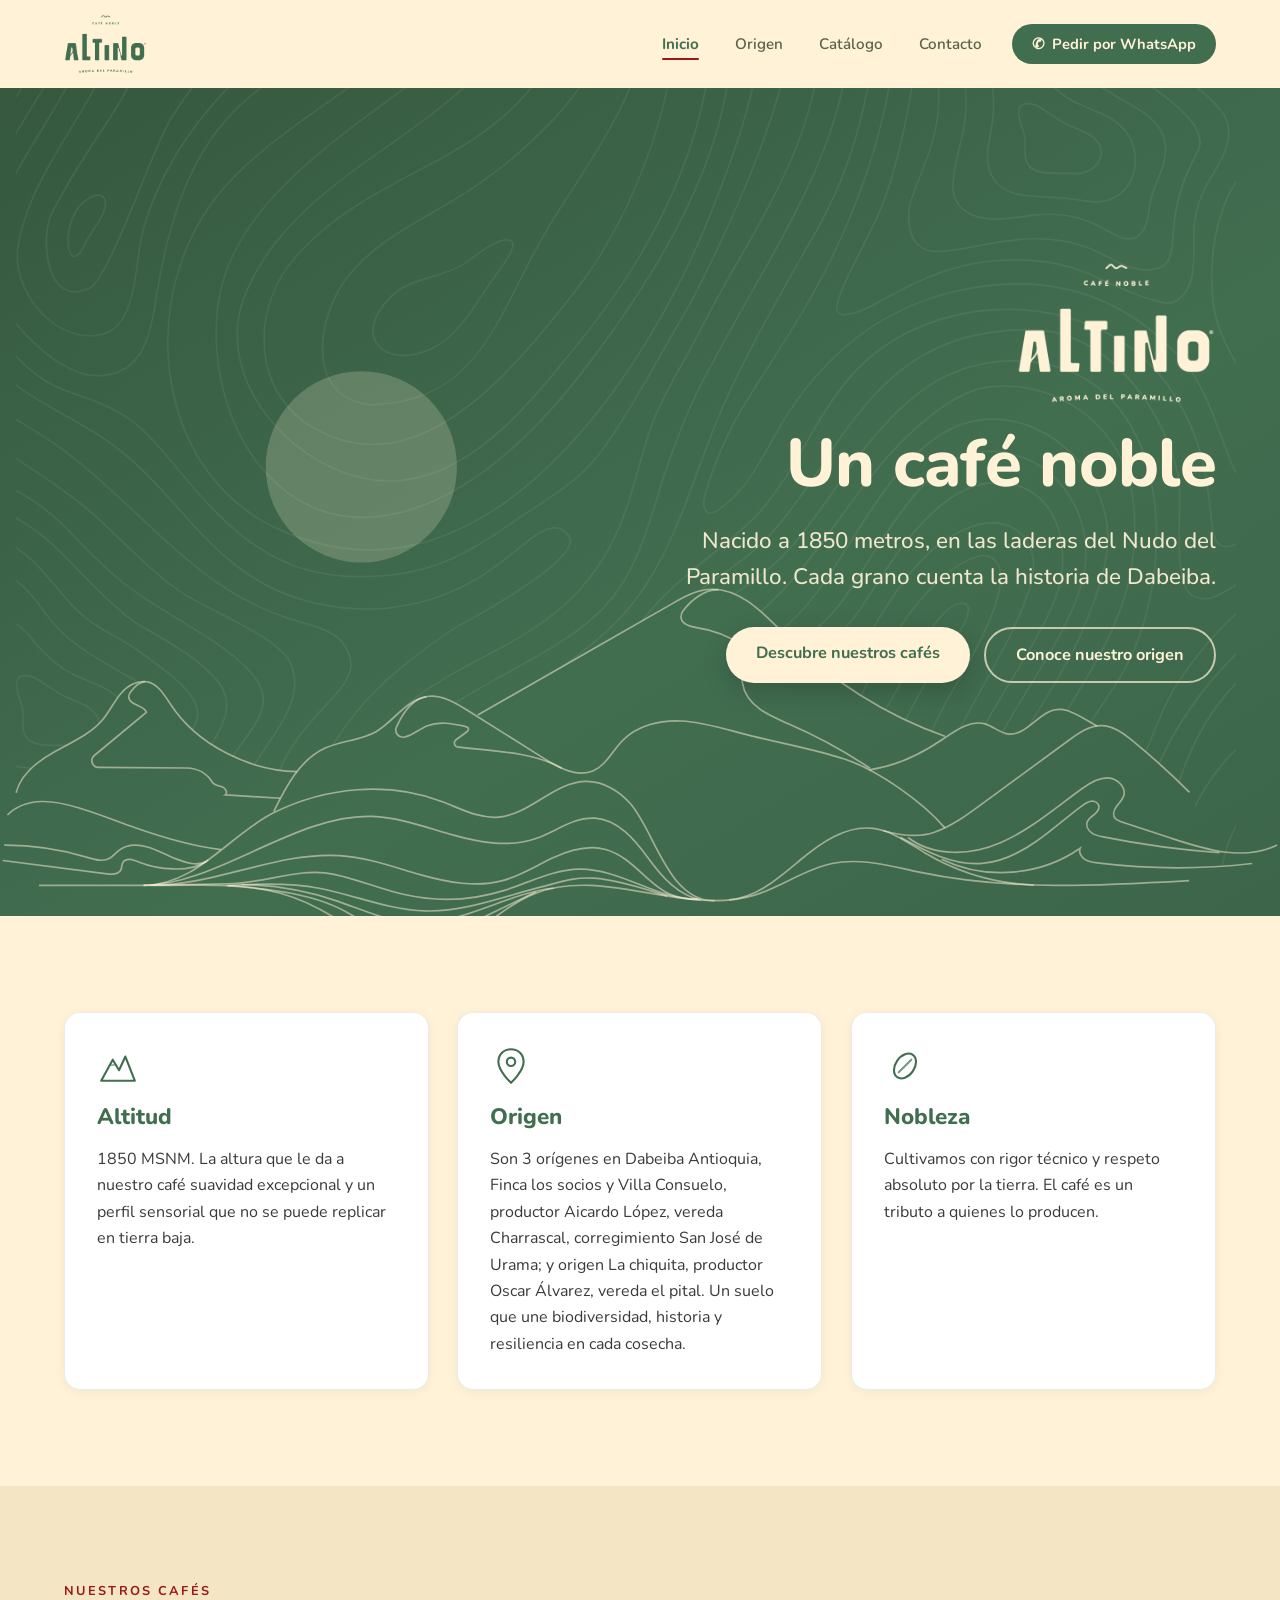
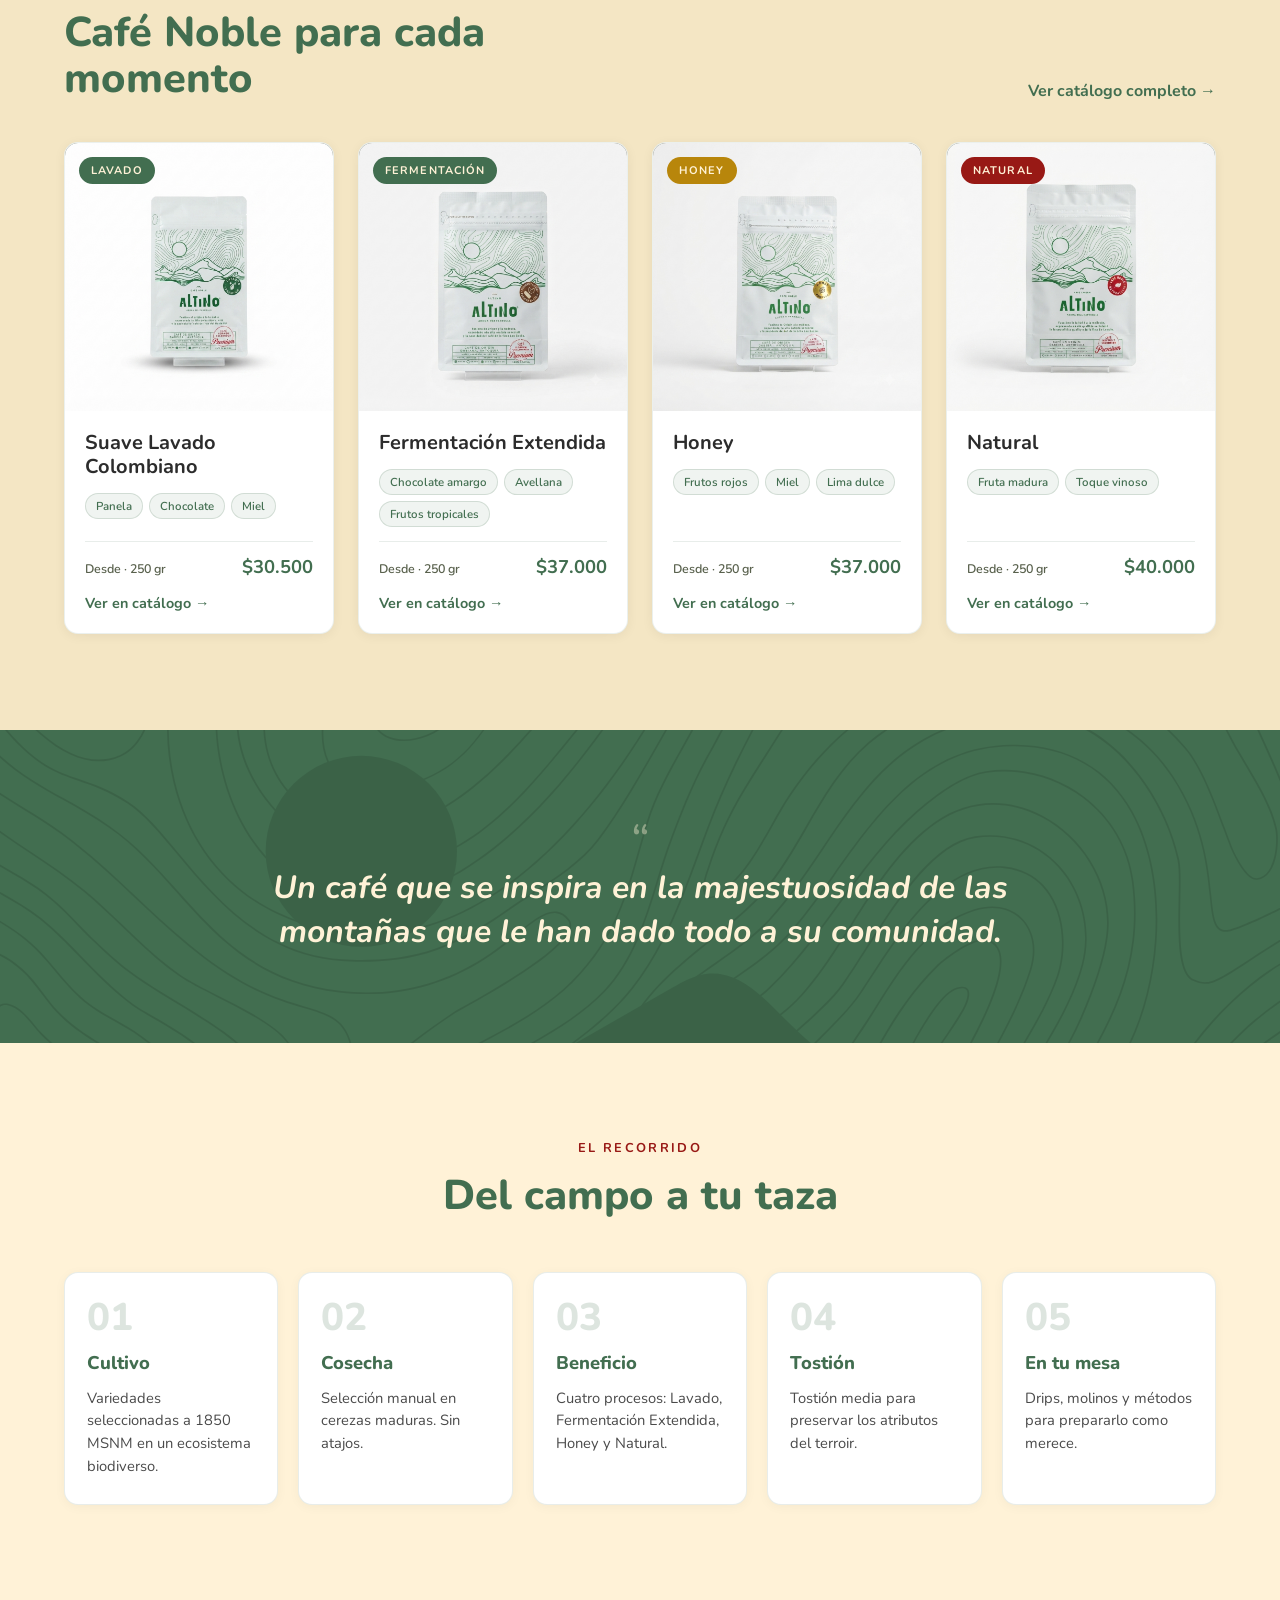
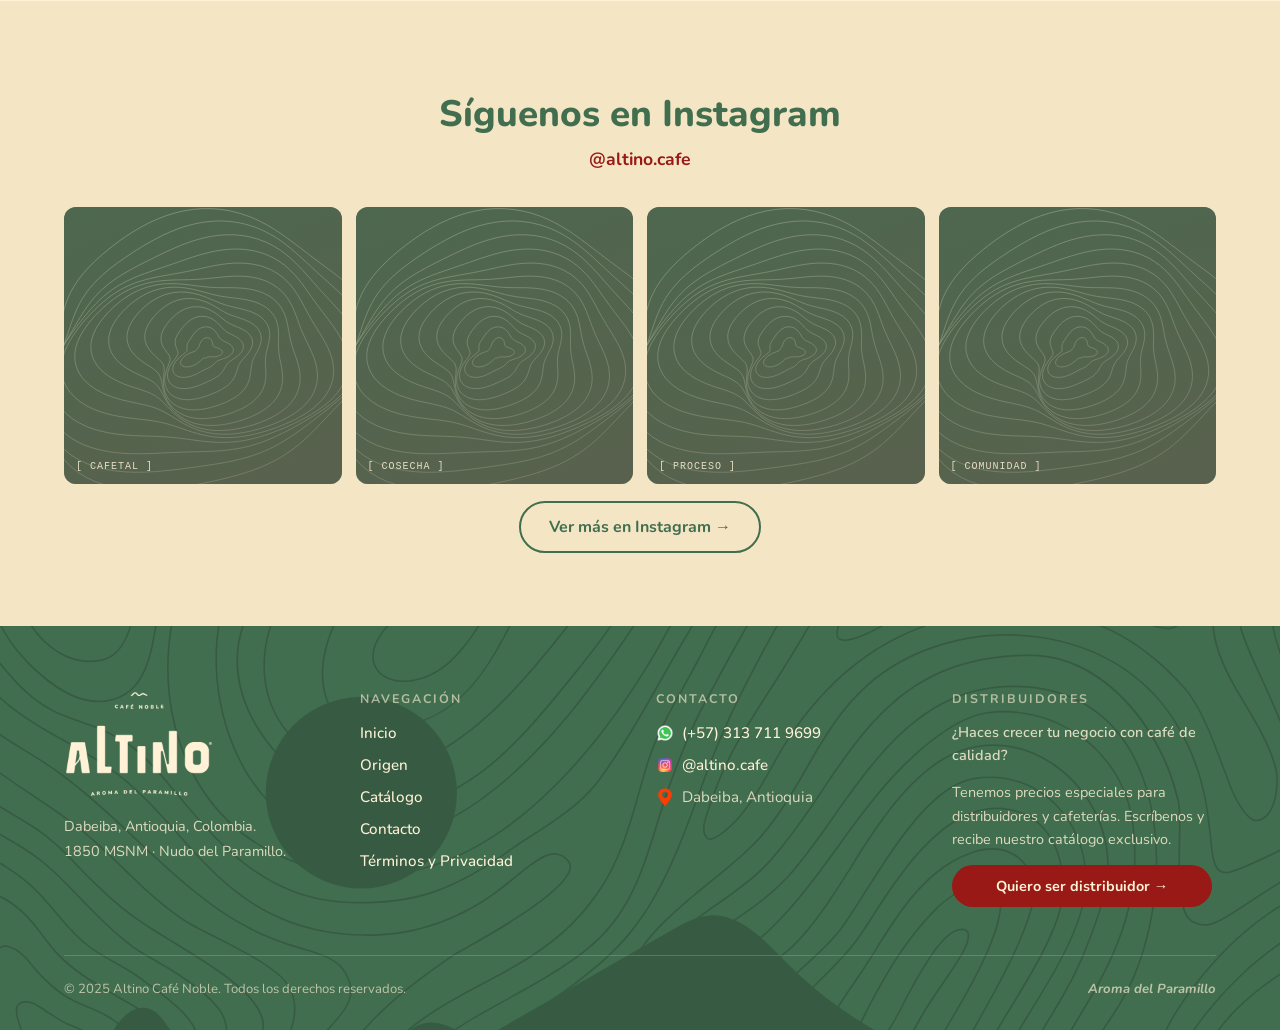
<file: index.html>
﻿<!doctype html>
<html lang="es">
  <head>
    <meta charset="utf-8" />
    <meta name="viewport" content="width=device-width, initial-scale=1" />
    <meta name="robots" content="index,follow,max-image-preview:large" />
    <link rel="canonical" href="https://altino.cafe/" />
    <link rel="icon" type="image/png" sizes="32x32" href="./assets/favicon-32.png" />
    <link rel="icon" type="image/png" sizes="192x192" href="./assets/favicon-192.png" />
    <link rel="apple-touch-icon" sizes="180x180" href="./assets/apple-touch-icon.png" />
    <link rel="manifest" href="./manifest.webmanifest" />
    <meta name="theme-color" content="#426E50" />
    <link rel="stylesheet" href="./styles.css" />
    <script src="./main.js" defer></script>
    <title>Altino Café Noble — Aroma del Paramillo | Dabeiba, Antioquia</title>
    <meta
      name="description"
      content="Café de alta montaña nacido a 1850 MSNM en Dabeiba, Antioquia. Variedades premium, fermentación artesanal y compromiso con la comunidad del Nudo del Paramillo."
    />
    <meta property="og:title" content="Altino — Café Noble de Alta Montaña" />
    <meta
      property="og:description"
      content="Café de origen colombiano a 1850 MSNM. Lavado, Honey, Natural y Fermentación Extendida."
    />
    <meta property="og:url" content="https://altino.cafe/" />
    <meta property="og:locale" content="es_CO" />
    <meta property="og:site_name" content="Altino Café Noble" />
    <meta property="og:image" content="https://altino.cafe/assets/og-home.jpg" />
    <meta property="og:type" content="website" />
    <meta name="twitter:card" content="summary_large_image" />
    <meta name="twitter:title" content="Altino — Café Noble de Alta Montaña" />
    <meta
      name="twitter:description"
      content="Café de origen colombiano a 1850 MSNM. Lavado, Honey, Natural y Fermentación Extendida."
    />
    <meta name="twitter:image" content="https://altino.cafe/assets/og-home.jpg" />
    <link rel="preload" href="./assets/fonts/nunito-700-normal-latin.woff2" as="font" type="font/woff2" crossorigin />
    <link rel="preload" href="./assets/fonts/nunito-800-normal-latin.woff2" as="font" type="font/woff2" crossorigin />
    <script type="application/ld+json">
    {
      "@context": "https://schema.org",
      "@graph": [
        {
          "@type": "Organization",
          "@id": "https://altino.cafe/#organization",
          "name": "Altino Café Noble",
          "url": "https://altino.cafe/",
          "logo": "https://altino.cafe/assets/logo-header.png",
          "slogan": "Aroma del Paramillo",
          "sameAs": ["https://instagram.com/altino.cafe"],
          "contactPoint": {
            "@type": "ContactPoint",
            "telephone": "+57-313-711-9699",
            "contactType": "customer service",
            "availableLanguage": "es"
          }
        },
        {
          "@type": "LocalBusiness",
          "@id": "https://altino.cafe/#localbusiness",
          "name": "Altino Café Noble",
          "description": "Café de alta montaña cultivado a 1850 MSNM en Dabeiba, Antioquia, en las laderas del Nudo del Paramillo.",
          "image": "https://altino.cafe/assets/og-home.jpg",
          "url": "https://altino.cafe/",
          "telephone": "+573137119699",
          "priceRange": "$$",
          "address": {
            "@type": "PostalAddress",
            "addressLocality": "Dabeiba",
            "addressRegion": "Antioquia",
            "addressCountry": "CO"
          },
          "parentOrganization": { "@id": "https://altino.cafe/#organization" }
        },
        {
          "@type": "WebSite",
          "@id": "https://altino.cafe/#website",
          "url": "https://altino.cafe/",
          "name": "Altino Café Noble",
          "inLanguage": "es-CO",
          "publisher": { "@id": "https://altino.cafe/#organization" }
        }
      ]
    }
    </script>
  </head>
  <body>
    <div>
      <div>
        <div class="index-page"
         
        >
          <div>
            <header class="index-header"
             
            >
              <nav class="index-header__nav"
                aria-label="Principal"
               
              >
                <div class="index-header__inner"
                 
                >
                  <a class="index-header__brand"
                    href="index.html"
                    aria-label="Altino — Café Noble — Inicio"
                   
                    ><img class="index-header__logo"
                      src="./assets/logo-header.png" width="900" height="648" decoding="async"
                      alt="Altino Café Noble — Aroma del Paramillo"
                     
                  /></a>
                  <div class="index-header__links">
                    <a class="index-header__link--active"
                      href="index.html"
                      aria-current="page"
                     
                      >Inicio<span class="index-header__link-underline"
                       
                      ></span></a
                    ><a
                      href="origen.html"
                      class="u-hover-green index-header__link"
                     
                      >Origen</a
                    ><a
                      href="catalogo.html"
                      class="u-hover-green index-header__link"
                     
                      >Catálogo</a
                    ><a
                      href="contacto.html"
                      class="u-hover-green index-header__link"
                     
                      >Contacto</a
                    ><a
                      href="https://wa.me/573137119699?text=Hola%2C%20quiero%20hacer%20un%20pedido%20de%20caf%C3%A9%20Altino"
                      target="_blank"
                      rel="noopener"
                      aria-label="Pedir por WhatsApp"
                      class="u-hover-dark index-header__whatsapp"
                     
                      ><span>✆</span> Pedir por WhatsApp</a
                    >
                  </div>
                </div>
              </nav>
            </header>
          </div>
          <main>
            <section class="index-hero"
             
            >
              <div class="index-hero__bg"
               
              ></div>
              <div class="index-hero__container"
               
              >
                <div class="index-hero__content"
                 
                >
                  <img class="index-hero__logo"
                    src="./assets/logo-hero.png" width="900" height="648" decoding="async"
                    alt="Altino Café Noble — Aroma del Paramillo"
                   
                  />
                  <h1 class="index-hero__title"
                   
                  >
                    Un café noble
                  </h1>
                  <p class="index-hero__subtitle"
                   
                  >
                    Nacido a 1850 metros, en las laderas del Nudo del Paramillo.
                    Cada grano cuenta la historia de Dabeiba.
                  </p>
                  <div class="index-hero__actions"
                   
                  >
                    <a
                      href="catalogo.html"
                      class="u-hover-lift index-hero__cta--primary"
                     
                      >Descubre nuestros cafés</a
                    ><a
                      href="origen.html"
                      class="u-hover-invert-cream index-hero__cta--secondary"
                     
                      >Conoce nuestro origen</a
                    >
                  </div>
                </div>
              </div>
            </section>
            <section class="index-section"
             
            >
              <div class="index-pillars__grid"
               
              >
                <div class="index-pillars__card"
                 
                >
                  <svg
                    viewBox="0 0 40 40"
                    width="42"
                    height="42"
                    fill="none"
                    stroke="#426E50"
                    stroke-width="2"
                    stroke-linecap="round"
                    stroke-linejoin="round"
                    aria-hidden="true"
                  >
                    <path d="M4 34 L15 14 L21 24 L27 11 L36 34 Z"></path>
                    <path d="M12 19 L18 19" opacity="0.5"></path>
                  </svg>
                  <h2 class="index-pillars__title"

                  >
                    Altitud
                  </h2>
                  <p class="index-pillars__text"
                   
                  >
                    1850 MSNM. La altura que le da a nuestro café suavidad
                    excepcional y un perfil sensorial que no se puede replicar
                    en tierra baja.
                  </p>
                </div>
                <div class="index-pillars__card"
                 
                >
                  <svg
                    viewBox="0 0 40 40"
                    width="42"
                    height="42"
                    fill="none"
                    stroke="#426E50"
                    stroke-width="2"
                    stroke-linecap="round"
                    stroke-linejoin="round"
                    aria-hidden="true"
                  >
                    <path
                      d="M20 4 C13 4 8 9 8 16 C8 25 20 36 20 36 C20 36 32 25 32 16 C32 9 27 4 20 4 Z"
                    ></path>
                    <circle cx="20" cy="16" r="4"></circle>
                  </svg>
                  <h2 class="index-pillars__title"

                  >
                    Origen
                  </h2>
                  <p class="index-pillars__text"
                   
                  >
                    Son 3 orígenes en Dabeiba Antioquia, Finca los socios y
                    Villa Consuelo, productor Aicardo López, vereda Charrascal,
                    corregimiento San José de Urama; y origen La chiquita,
                    productor Oscar Álvarez, vereda el pital. Un suelo que une
                    biodiversidad, historia y resiliencia en cada cosecha.
                  </p>
                </div>
                <div class="index-pillars__card"
                 
                >
                  <svg
                    viewBox="0 0 40 40"
                    width="42"
                    height="42"
                    fill="none"
                    stroke="#426E50"
                    stroke-width="2"
                    stroke-linecap="round"
                    stroke-linejoin="round"
                    aria-hidden="true"
                  >
                    <ellipse
                      cx="20"
                      cy="20"
                      rx="9"
                      ry="13"
                      transform="rotate(35 20 20)"
                    ></ellipse>
                    <path d="M14 26 C18 22 22 18 26 14" opacity="0.7"></path>
                  </svg>
                  <h2 class="index-pillars__title"

                  >
                    Nobleza
                  </h2>
                  <p class="index-pillars__text"
                   
                  >
                    Cultivamos con rigor técnico y respeto absoluto por la
                    tierra. El café es un tributo a quienes lo producen.
                  </p>
                </div>
              </div>
            </section>
            <section class="index-products">
              <div class="index-container"
               
              >
                <div class="index-products__header"
                 
                >
                  <div class="index-products__heading"
                   
                  >
                    <span class="index-products__kicker"
                     
                      >Nuestros cafés</span
                    >
                    <h2 class="index-products__title"
                     
                    >
                      Café Noble para cada momento
                    </h2>
                  </div>
                  <a
                    href="catalogo.html"
                    class="u-hover-red index-products__link"
                   
                    >Ver catálogo completo →</a
                  >
                </div>
                <div class="index-products__grid"
                 
                >
                  <div>
                    <div
                      class="u-hover-raise-card index-product-card"
                     
                    >
                      <div class="index-product-card__media"
                       
                      >
                        <div class="index-product-card__overlay"
                         
                        ></div>
                        <span class="index-product-card__photo">
                          <img src="assets/cafe_lavado.png" alt="Altino Café Noble — Lavado" width="1024" height="1024" loading="lazy" decoding="async" />
                        </span
                        ><span class="index-product-card__badge"
                         
                          >Lavado</span
                        >
                      </div>
                      <div class="index-product-card__body"
                       
                      >
                        <div class="index-product-card__header"
                         
                        >
                          <h3 class="index-product-card__name"
                           
                          >
                            Suave Lavado Colombiano
                          </h3>
                        </div>
                        <div class="index-product-card__notes">
                          <span class="index-product-card__note"
                           
                            >Panela</span
                          ><span class="index-product-card__note"
                           
                            >Chocolate</span
                          ><span class="index-product-card__note"
                           
                            >Miel</span
                          >
                        </div>
                        <div class="index-product-card__pricing"
                         
                        >
                          <span class="index-product-card__price-label"
                           
                            >Desde · 250 gr</span
                          ><span class="index-product-card__price"
                           
                            >$30.500</span
                          >
                        </div>
                        <a
                          href="catalogo.html"
                          class="u-hover-red index-product-card__link"
                         
                          >Ver en catálogo →</a
                        >
                      </div>
                    </div>
                  </div>
                  <div>
                    <div
                      class="u-hover-raise-card index-product-card"
                     
                    >
                      <div class="index-product-card__media"
                       
                      >
                        <div class="index-product-card__overlay"
                         
                        ></div>
                        <span class="index-product-card__photo">
                          <img src="assets/cafe_fermentado.png" alt="Altino Café Noble — Fermentación" width="1024" height="1024" loading="lazy" decoding="async" />
                        </span
                        ><span class="index-product-card__badge"
                         
                          >Fermentación</span
                        >
                      </div>
                      <div class="index-product-card__body"
                       
                      >
                        <div class="index-product-card__header"
                         
                        >
                          <h3 class="index-product-card__name"
                           
                          >
                            Fermentación Extendida
                          </h3>
                        </div>
                        <div class="index-product-card__notes">
                          <span class="index-product-card__note"
                           
                            >Chocolate amargo</span
                          ><span class="index-product-card__note"
                           
                            >Avellana</span
                          ><span class="index-product-card__note"
                           
                            >Frutos tropicales</span
                          >
                        </div>
                        <div class="index-product-card__pricing"
                         
                        >
                          <span class="index-product-card__price-label"
                           
                            >Desde · 250 gr</span
                          ><span class="index-product-card__price"
                           
                            >$37.000</span
                          >
                        </div>
                        <a
                          href="catalogo.html"
                          class="u-hover-red index-product-card__link"
                         
                          >Ver en catálogo →</a
                        >
                      </div>
                    </div>
                  </div>
                  <div>
                    <div
                      class="u-hover-raise-card index-product-card"
                     
                    >
                      <div class="index-product-card__media"
                       
                      >
                        <div class="index-product-card__overlay"
                         
                        ></div>
                        <span class="index-product-card__photo">
                          <img src="assets/cafe_honey.png" alt="Altino Café Noble — Honey" width="1024" height="1024" loading="lazy" decoding="async" />
                        </span
                        ><span class="index-product-card__badge--honey"
                         
                          >Honey</span
                        >
                      </div>
                      <div class="index-product-card__body"
                       
                      >
                        <div class="index-product-card__header"
                         
                        >
                          <h3 class="index-product-card__name"
                           
                          >
                            Honey
                          </h3>
                        </div>
                        <div class="index-product-card__notes">
                          <span class="index-product-card__note"
                           
                            >Frutos rojos</span
                          ><span class="index-product-card__note"
                           
                            >Miel</span
                          ><span class="index-product-card__note"
                           
                            >Lima dulce</span
                          >
                        </div>
                        <div class="index-product-card__pricing"
                         
                        >
                          <span class="index-product-card__price-label"
                           
                            >Desde · 250 gr</span
                          ><span class="index-product-card__price"
                           
                            >$37.000</span
                          >
                        </div>
                        <a
                          href="catalogo.html"
                          class="u-hover-red index-product-card__link"
                         
                          >Ver en catálogo →</a
                        >
                      </div>
                    </div>
                  </div>
                  <div>
                    <div
                      class="u-hover-raise-card index-product-card"
                     
                    >
                      <div class="index-product-card__media"
                       
                      >
                        <div class="index-product-card__overlay"
                         
                        ></div>
                        <span class="index-product-card__photo">
                          <img src="assets/cafe_natural.png" alt="Altino Café Noble — Natural" width="1024" height="1024" loading="lazy" decoding="async" />
                        </span
                        ><span class="index-product-card__badge--natural"
                         
                          >Natural</span
                        >
                      </div>
                      <div class="index-product-card__body"
                       
                      >
                        <div class="index-product-card__header"
                         
                        >
                          <h3 class="index-product-card__name"
                           
                          >
                            Natural
                          </h3>
                        </div>
                        <div class="index-product-card__notes">
                          <span class="index-product-card__note"
                           
                            >Fruta madura</span
                          ><span class="index-product-card__note"
                           
                            >Toque vinoso</span
                          >
                        </div>
                        <div class="index-product-card__pricing"
                         
                        >
                          <span class="index-product-card__price-label"
                           
                            >Desde · 250 gr</span
                          ><span class="index-product-card__price"
                           
                            >$40.000</span
                          >
                        </div>
                        <a
                          href="catalogo.html"
                          class="u-hover-red index-product-card__link"
                         
                          >Ver en catálogo →</a
                        >
                      </div>
                    </div>
                  </div>
                </div>
              </div>
            </section>
            <section class="index-quote"
             
            >
              <div class="index-quote__bg"
               
              ></div>
              <div class="index-quote__container"
               
              >
                <span class="index-quote__mark"
                 
                  >“</span
                >
                <p class="index-quote__text"
                 
                >
                  Un café que se inspira en la majestuosidad de las montañas que
                  le han dado todo a su comunidad.
                </p>
              </div>
            </section>
            <section class="index-section"
             
            >
              <div class="index-journey__header"
               
              >
                <span class="index-journey__kicker"
                 
                  >El recorrido</span
                >
                <h2 class="index-journey__title"
                 
                >
                  Del campo a tu taza
                </h2>
              </div>
              <div class="index-journey__grid"
               
              >
                <div class="index-journey__step"
                 
                >
                  <span class="index-journey__number"
                   
                    >01</span
                  >
                  <h3 class="index-journey__step-title"
                   
                  >
                    Cultivo
                  </h3>
                  <p class="index-journey__step-text"
                   
                  >
                    Variedades seleccionadas a 1850 MSNM en un ecosistema
                    biodiverso.
                  </p>
                </div>
                <div class="index-journey__step"
                 
                >
                  <span class="index-journey__number"
                   
                    >02</span
                  >
                  <h3 class="index-journey__step-title"
                   
                  >
                    Cosecha
                  </h3>
                  <p class="index-journey__step-text"
                   
                  >
                    Selección manual en cerezas maduras. Sin atajos.
                  </p>
                </div>
                <div class="index-journey__step"
                 
                >
                  <span class="index-journey__number"
                   
                    >03</span
                  >
                  <h3 class="index-journey__step-title"
                   
                  >
                    Beneficio
                  </h3>
                  <p class="index-journey__step-text"
                   
                  >
                    Cuatro procesos: Lavado, Fermentación Extendida, Honey y
                    Natural.
                  </p>
                </div>
                <div class="index-journey__step"
                 
                >
                  <span class="index-journey__number"
                   
                    >04</span
                  >
                  <h3 class="index-journey__step-title"
                   
                  >
                    Tostión
                  </h3>
                  <p class="index-journey__step-text"
                   
                  >
                    Tostión media para preservar los atributos del terroir.
                  </p>
                </div>
                <div class="index-journey__step"
                 
                >
                  <span class="index-journey__number"
                   
                    >05</span
                  >
                  <h3 class="index-journey__step-title"
                   
                  >
                    En tu mesa
                  </h3>
                  <p class="index-journey__step-text"
                   
                  >
                    Drips, molinos y métodos para prepararlo como merece.
                  </p>
                </div>
              </div>
            </section>
            <section class="index-instagram">
              <div class="index-container"
               
              >
                <div class="index-instagram__header"
                 
                >
                  <h2 class="index-instagram__title"
                   
                  >
                    Síguenos en Instagram
                  </h2>
                  <a
                    href="https://instagram.com/altino.cafe"
                    target="_blank"
                    rel="noopener"
                    class="u-hover-green index-instagram__handle"
                   
                    >@altino.cafe</a
                  >
                </div>
                <div class="index-instagram__grid"
                 
                >
                  <div class="index-instagram__tile"
                   
                  >
                    <div class="index-instagram__tile-overlay"
                     
                    ></div>
                    <span class="index-instagram__tile-label"
                     
                      >[ cafetal ]</span
                    >
                  </div>
                  <div class="index-instagram__tile"
                   
                  >
                    <div class="index-instagram__tile-overlay"
                     
                    ></div>
                    <span class="index-instagram__tile-label"
                     
                      >[ cosecha ]</span
                    >
                  </div>
                  <div class="index-instagram__tile"
                   
                  >
                    <div class="index-instagram__tile-overlay"
                     
                    ></div>
                    <span class="index-instagram__tile-label"
                     
                      >[ proceso ]</span
                    >
                  </div>
                  <div class="index-instagram__tile"
                   
                  >
                    <div class="index-instagram__tile-overlay"
                     
                    ></div>
                    <span class="index-instagram__tile-label"
                     
                      >[ comunidad ]</span
                    >
                  </div>
                </div>
                <div class="index-instagram__cta-wrap">
                  <a
                    href="https://instagram.com/altino.cafe"
                    target="_blank"
                    rel="noopener"
                    class="u-hover-fill-green index-instagram__cta"
                   
                    >Ver más en Instagram →</a
                  >
                </div>
              </div>
            </section>
          </main>
          <div>
            <footer class="index-footer"
             
            >
              <div class="index-footer__bg"
               
              ></div>
              <div class="index-footer__container"
               
              >
                <div class="index-footer__grid"
                 
                >
                  <div class="index-footer__brand"
                   
                  >
                    <img class="index-footer__logo"
                      src="./assets/logo-footer.png" width="900" height="648" loading="lazy" decoding="async"
                      alt="Altino Café Noble — Aroma del Paramillo"
                     
                    />
                    <p class="index-footer__address"
                     
                    >
                      Dabeiba, Antioquia, Colombia.<br />1850 MSNM · Nudo del
                      Paramillo.
                    </p>
                  </div>
                  <div class="index-footer__col">
                    <h4 class="index-footer__heading"
                     
                    >
                      Navegación
                    </h4>
                    <a
                      href="index.html"
                      class="u-hover-white index-footer__link"
                     
                      >Inicio</a
                    ><a
                      href="origen.html"
                      class="u-hover-white index-footer__link"
                     
                      >Origen</a
                    ><a
                      href="catalogo.html"
                      class="u-hover-white index-footer__link"
                     
                      >Catálogo</a
                    ><a
                      href="contacto.html"
                      class="u-hover-white index-footer__link"
                     
                      >Contacto</a
                    ><a
                      href="legal.html"
                      class="u-hover-white index-footer__link"
                     
                      >Términos y Privacidad</a
                    >
                  </div>
                  <div class="index-footer__col">
                    <h4 class="index-footer__heading"
                     
                    >
                      Contacto
                    </h4>
                    <a
                      href="https://wa.me/573137119699?text=Hola%2C%20quiero%20hacer%20un%20pedido%20de%20caf%C3%A9%20Altino"
                      target="_blank"
                      rel="noopener"
                      aria-label="Escribir por WhatsApp"
                      class="u-hover-white index-footer__contact-link"
                     
                      ><img src="assets/icon-whatsapp.png" class="altino-icon-png" alt="" aria-hidden="true" width="96" height="96" loading="lazy" decoding="async" /> (+57) 313 711 9699</a
                    ><a
                      href="https://instagram.com/altino.cafe"
                      target="_blank"
                      rel="noopener"
                      aria-label="Instagram de Altino"
                      class="u-hover-white index-footer__contact-link"
                     
                      ><img src="assets/icon-instagram.png" class="altino-icon-png" alt="" aria-hidden="true" width="96" height="96" loading="lazy" decoding="async" /> @altino.cafe</a
                    ><span class="index-footer__location"
                     
                      ><img src="assets/icon-ubicacion.png" class="altino-icon-png" alt="" aria-hidden="true" width="96" height="96" loading="lazy" decoding="async" /> Dabeiba, Antioquia</span
                    >
                  </div>
                  <div class="index-footer__distributors"
                   
                  >
                    <h4 class="index-footer__distributors-heading"
                     
                    >
                      Distribuidores
                    </h4>
                    <p class="index-footer__distributors-lead"
                     
                    >
                      ¿Haces crecer tu negocio con café de calidad?
                    </p>
                    <p class="index-footer__distributors-text"
                     
                    >
                      Tenemos precios especiales para distribuidores y
                      cafeterías. Escríbenos y recibe nuestro catálogo
                      exclusivo.
                    </p>
                    <a
                      href="https://wa.me/573137119699?text=Hola%2C%20quiero%20ser%20distribuidor%20de%20Altino"
                      target="_blank"
                      rel="noopener"
                      class="u-hover-brighten index-footer__distributors-cta"
                     
                      >Quiero ser distribuidor →</a
                    >
                  </div>
                </div>
                <div class="index-footer__bottom"
                 
                >
                  <span class="index-footer__copyright"
                   
                    >© 2025 Altino Café Noble. Todos los derechos
                    reservados.</span
                  ><span class="index-footer__tagline"
                   
                    >Aroma del Paramillo</span
                  >
                </div>
              </div>
            </footer>
          </div>
        </div>
      </div>
    </div>
  </body>
</html>
</file>
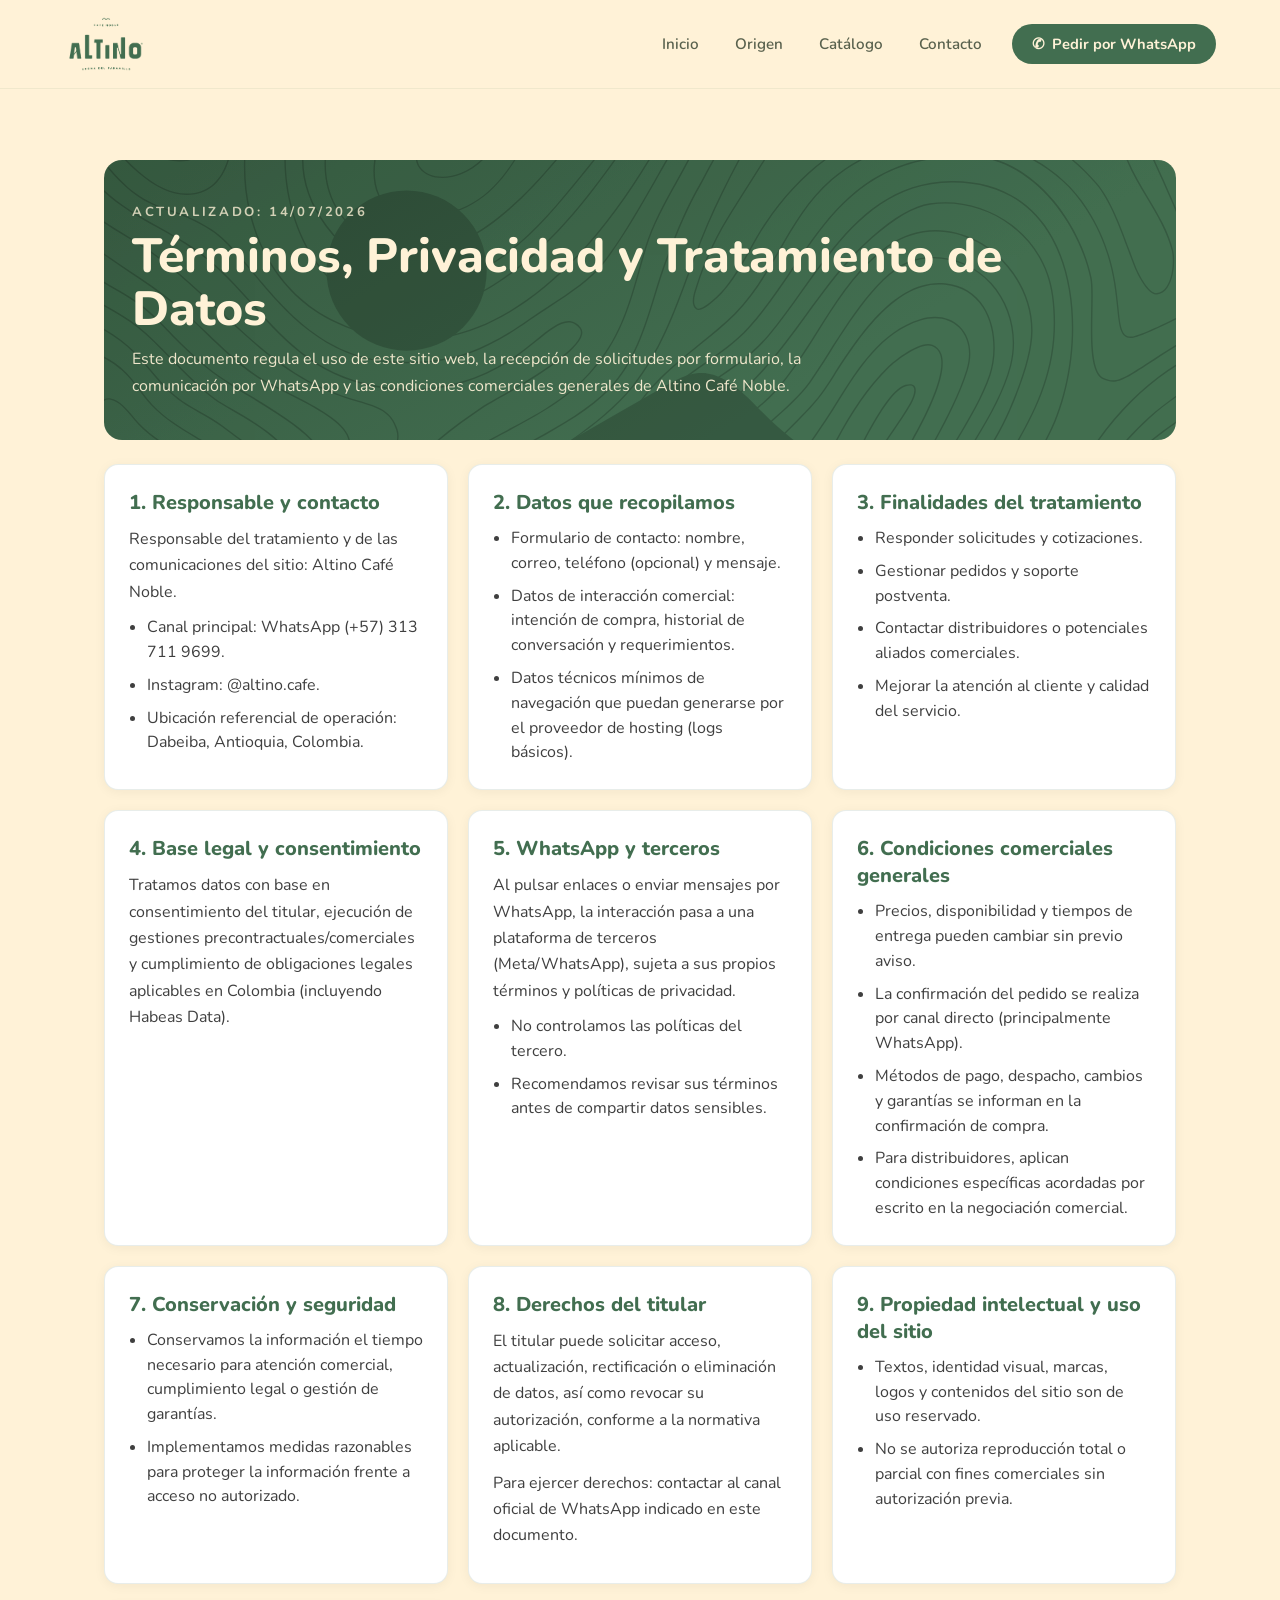
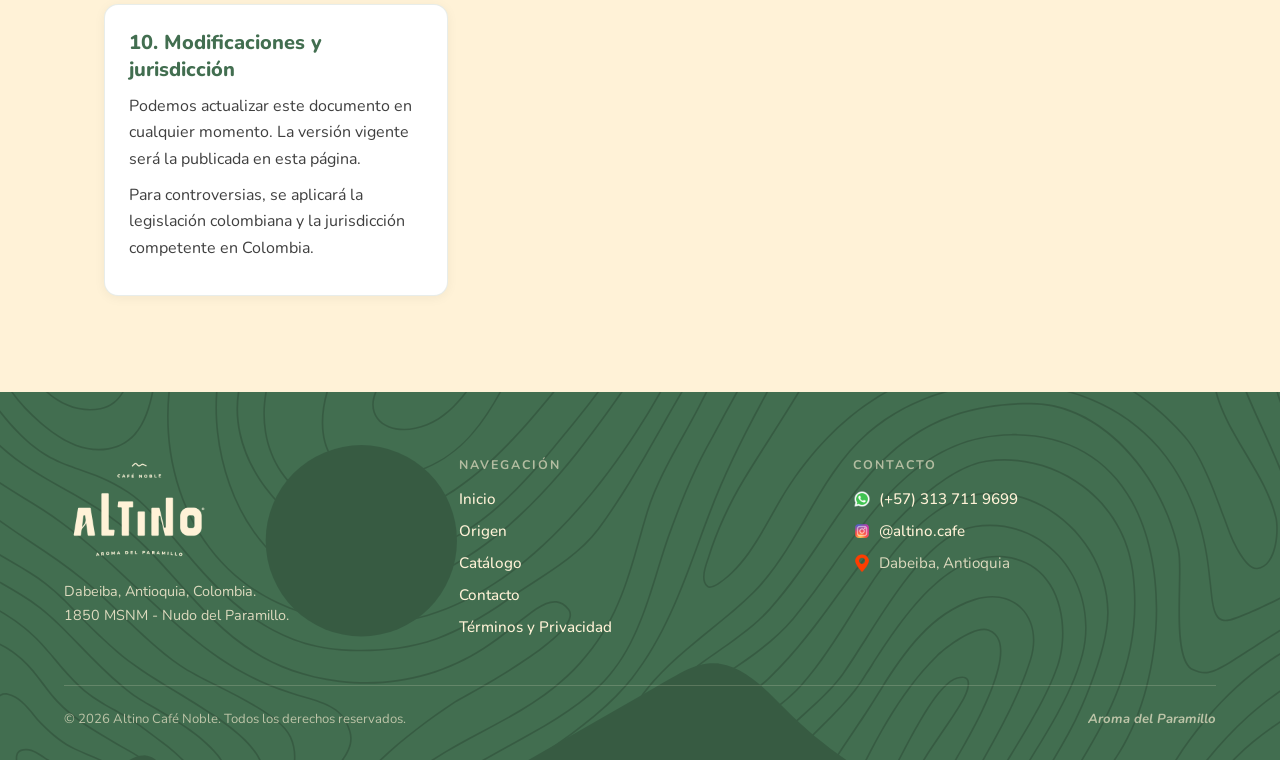
<file: legal.html>
﻿<!DOCTYPE html>
<html lang="es">
<head>
<meta charset="utf-8">
<meta name="viewport" content="width=device-width, initial-scale=1">
<title>Términos, Privacidad y Tratamiento de Datos | Altino Café Noble</title>
<meta name="description" content="Términos y condiciones, política de privacidad y tratamiento de datos personales de Altino Café Noble.">
<meta name="robots" content="index,follow,max-image-preview:large">
<link rel="canonical" href="https://altino.cafe/legal.html">
<link rel="icon" type="image/png" sizes="32x32" href="./assets/favicon-32.png">
<link rel="icon" type="image/png" sizes="192x192" href="./assets/favicon-192.png">
<link rel="apple-touch-icon" sizes="180x180" href="./assets/apple-touch-icon.png">
<link rel="manifest" href="./manifest.webmanifest">
<meta name="theme-color" content="#426E50">
<meta property="og:title" content="Términos, Privacidad y Tratamiento de Datos | Altino Café Noble">
<meta property="og:description" content="Conoce cómo tratamos tus datos, las condiciones de compra y el uso de nuestros canales de contacto.">
<meta property="og:type" content="website">
<meta property="og:url" content="https://altino.cafe/legal.html">
<meta property="og:image" content="https://altino.cafe/assets/og-home.jpg">
<meta property="og:locale" content="es_CO">
<meta property="og:site_name" content="Altino Café Noble">
<meta name="twitter:card" content="summary_large_image">
<meta name="twitter:title" content="Términos, Privacidad y Tratamiento de Datos | Altino Café Noble">
<meta name="twitter:description" content="Conoce cómo tratamos tus datos, las condiciones de compra y el uso de nuestros canales de contacto.">
<meta name="twitter:image" content="https://altino.cafe/assets/og-home.jpg">
<link rel="preload" href="./assets/fonts/nunito-700-normal-latin.woff2" as="font" type="font/woff2" crossorigin>
<link rel="preload" href="./assets/fonts/nunito-800-normal-latin.woff2" as="font" type="font/woff2" crossorigin>
<link rel="stylesheet" href="./styles.css">
<script src="./main.js" defer></script>
<script type="application/ld+json">
{
  "@context": "https://schema.org",
  "@type": "BreadcrumbList",
  "itemListElement": [
    { "@type": "ListItem", "position": 1, "name": "Inicio", "item": "https://altino.cafe/" },
    { "@type": "ListItem", "position": 2, "name": "Términos y Privacidad", "item": "https://altino.cafe/legal.html" }
  ]
}
</script>
</head>
<body>
<x-dc>
<div class="legal-page">
  <header class="altino-header">
    <nav aria-label="Principal" class="altino-nav">
      <div class="altino-nav-inner">
        <a href="index.html" aria-label="Altino - Cafe Noble - Inicio" class="altino-brand">
          <img src="assets/AF_LOGO_verde_web.png" alt="Altino Cafe Noble - Aroma del Paramillo" width="900" height="640" decoding="async" />
        </a>
        <div class="altino-links">
          <a href="index.html" class="altino-link">Inicio</a>
          <a href="origen.html" class="altino-link">Origen</a>
          <a href="catalogo.html" class="altino-link">Catálogo</a>
          <a href="contacto.html" class="altino-link">Contacto</a>
          <a href="https://wa.me/573137119699?text=Hola%2C%20quiero%20hacer%20un%20pedido%20de%20caf%C3%A9%20Altino" target="_blank" rel="noopener" aria-label="Pedir por WhatsApp" class="altino-wa"><span>✆</span> Pedir por WhatsApp</a>
        </div>
        <details class="altino-mobile">
          <summary aria-label="Abrir menu principal">
            <span class="menu-icon" aria-hidden="true"><span></span><span></span><span></span></span>
            <span class="menu-label-sr">Menu</span>
          </summary>
        </details>
        <div class="altino-mobile-panel">
          <a href="index.html" class="altino-mobile-link">Inicio</a>
          <a href="origen.html" class="altino-mobile-link">Origen</a>
          <a href="catalogo.html" class="altino-mobile-link">Catálogo</a>
          <a href="contacto.html" class="altino-mobile-link">Contacto</a>
          <a href="https://wa.me/573137119699?text=Hola%2C%20quiero%20hacer%20un%20pedido%20de%20caf%C3%A9%20Altino" target="_blank" rel="noopener" class="altino-mobile-wa">✆ Pedir por WhatsApp</a>
        </div>
      </div>
    </nav>
  </header>

  <main>
    <section class="legal-wrap" aria-label="Términos y privacidad">
      <div class="legal-hero">
        <span class="legal-hero__date">Actualizado: 14/07/2026</span>
        <h1 class="legal-hero__title">Términos, Privacidad y Tratamiento de Datos</h1>
        <p class="legal-hero__text">Este documento regula el uso de este sitio web, la recepción de solicitudes por formulario, la comunicación por WhatsApp y las condiciones comerciales generales de Altino Café Noble.</p>
      </div>

      <div class="legal-grid">
        <article class="legal-card">
          <h2>1. Responsable y contacto</h2>
          <p>Responsable del tratamiento y de las comunicaciones del sitio: Altino Café Noble.</p>
          <ul>
            <li>Canal principal: WhatsApp (+57) 313 711 9699.</li>
            <li>Instagram: @altino.cafe.</li>
            <li>Ubicación referencial de operación: Dabeiba, Antioquia, Colombia.</li>
          </ul>
        </article>

        <article class="legal-card">
          <h2>2. Datos que recopilamos</h2>
          <ul>
            <li>Formulario de contacto: nombre, correo, teléfono (opcional) y mensaje.</li>
            <li>Datos de interacción comercial: intención de compra, historial de conversación y requerimientos.</li>
            <li>Datos técnicos mínimos de navegación que puedan generarse por el proveedor de hosting (logs básicos).</li>
          </ul>
        </article>

        <article class="legal-card">
          <h2>3. Finalidades del tratamiento</h2>
          <ul>
            <li>Responder solicitudes y cotizaciones.</li>
            <li>Gestionar pedidos y soporte postventa.</li>
            <li>Contactar distribuidores o potenciales aliados comerciales.</li>
            <li>Mejorar la atención al cliente y calidad del servicio.</li>
          </ul>
        </article>

        <article class="legal-card">
          <h2>4. Base legal y consentimiento</h2>
          <p>Tratamos datos con base en consentimiento del titular, ejecución de gestiones precontractuales/comerciales y cumplimiento de obligaciones legales aplicables en Colombia (incluyendo Habeas Data).</p>
        </article>

        <article class="legal-card">
          <h2>5. WhatsApp y terceros</h2>
          <p>Al pulsar enlaces o enviar mensajes por WhatsApp, la interacción pasa a una plataforma de terceros (Meta/WhatsApp), sujeta a sus propios términos y políticas de privacidad.</p>
          <ul>
            <li>No controlamos las políticas del tercero.</li>
            <li>Recomendamos revisar sus términos antes de compartir datos sensibles.</li>
          </ul>
        </article>

        <article class="legal-card">
          <h2>6. Condiciones comerciales generales</h2>
          <ul>
            <li>Precios, disponibilidad y tiempos de entrega pueden cambiar sin previo aviso.</li>
            <li>La confirmación del pedido se realiza por canal directo (principalmente WhatsApp).</li>
            <li>Métodos de pago, despacho, cambios y garantías se informan en la confirmación de compra.</li>
            <li>Para distribuidores, aplican condiciones específicas acordadas por escrito en la negociación comercial.</li>
          </ul>
        </article>

        <article class="legal-card">
          <h2>7. Conservación y seguridad</h2>
          <ul>
            <li>Conservamos la información el tiempo necesario para atención comercial, cumplimiento legal o gestión de garantías.</li>
            <li>Implementamos medidas razonables para proteger la información frente a acceso no autorizado.</li>
          </ul>
        </article>

        <article class="legal-card">
          <h2>8. Derechos del titular</h2>
          <p>El titular puede solicitar acceso, actualización, rectificación o eliminación de datos, así como revocar su autorización, conforme a la normativa aplicable.</p>
          <p>Para ejercer derechos: contactar al canal oficial de WhatsApp indicado en este documento.</p>
        </article>

        <article class="legal-card">
          <h2>9. Propiedad intelectual y uso del sitio</h2>
          <ul>
            <li>Textos, identidad visual, marcas, logos y contenidos del sitio son de uso reservado.</li>
            <li>No se autoriza reproducción total o parcial con fines comerciales sin autorización previa.</li>
          </ul>
        </article>

        <article class="legal-card">
          <h2>10. Modificaciones y jurisdicción</h2>
          <p>Podemos actualizar este documento en cualquier momento. La versión vigente será la publicada en esta página.</p>
          <p>Para controversias, se aplicará la legislación colombiana y la jurisdicción competente en Colombia.</p>
        </article>
      </div>
    </section>
  </main>

  <footer class="legal-footer">
    <div class="legal-footer__bg"></div>
    <div class="legal-footer__container">
      <div class="legal-footer__grid">
        <div class="legal-footer__brand">
          <img class="legal-footer__logo" src="assets/AF_LOGO_beige_web.png" alt="Altino Cafe Noble - Aroma del Paramillo" width="900" height="640" loading="lazy" decoding="async" />
          <p class="legal-footer__address">Dabeiba, Antioquia, Colombia.<br>1850 MSNM - Nudo del Paramillo.</p>
        </div>
        <div class="legal-footer__col">
          <h4 class="legal-footer__heading">Navegación</h4>
          <a class="legal-footer__link" href="index.html">Inicio</a>
          <a class="legal-footer__link" href="origen.html">Origen</a>
          <a class="legal-footer__link" href="catalogo.html">Catálogo</a>
          <a class="legal-footer__link" href="contacto.html">Contacto</a>
          <a class="legal-footer__link" href="legal.html">Términos y Privacidad</a>
        </div>
        <div class="legal-footer__col">
          <h4 class="legal-footer__heading">Contacto</h4>
          <a class="legal-footer__contact-link" href="https://wa.me/573137119699?text=Hola%2C%20quiero%20hacer%20un%20pedido%20de%20caf%C3%A9%20Altino" target="_blank" rel="noopener" aria-label="Escribir por WhatsApp"><img src="assets/icon-whatsapp.png" class="altino-icon-png" alt="" aria-hidden="true" width="96" height="96" loading="lazy" decoding="async" /> (+57) 313 711 9699</a>
          <a class="legal-footer__contact-link" href="https://instagram.com/altino.cafe" target="_blank" rel="noopener" aria-label="Instagram de Altino"><img src="assets/icon-instagram.png" class="altino-icon-png" alt="" aria-hidden="true" width="96" height="96" loading="lazy" decoding="async" /> @altino.cafe</a>
          <span class="legal-footer__location"><img src="assets/icon-ubicacion.png" class="altino-icon-png" alt="" aria-hidden="true" width="96" height="96" loading="lazy" decoding="async" /> Dabeiba, Antioquia</span>
        </div>
      </div>
      <div class="legal-footer__bottom">
        <span class="legal-footer__copyright">© 2026 Altino Café Noble. Todos los derechos reservados.</span>
        <span class="legal-footer__tagline">Aroma del Paramillo</span>
      </div>
    </div>
  </footer>
</div>
</x-dc>
</body>
</html>
</file>
<file: styles.css>
﻿@keyframes altino-skeleton-shine {
  0% {
    transform: translateX(-120%);
  }
  100% {
    transform: translateX(120%);
  }
}

#altino-page-skeleton {
  position: fixed;
  inset: 0;
  z-index: 2147483647;
  background: #fff2d7;
  padding: 16px;
  display: grid;
  grid-template-rows: 84px 230px 1fr;
  gap: 16px;
  pointer-events: all;
}

#altino-page-skeleton.is-hiding {
  opacity: 0;
  transition: opacity 0.2s ease;
}

#altino-page-skeleton .sk-block,
#altino-page-skeleton .sk-card {
  position: relative;
  background: rgba(66, 110, 80, 0.11);
  border-radius: 14px;
  overflow: hidden;
}

#altino-page-skeleton .sk-block::after,
#altino-page-skeleton .sk-card::after {
  content: "";
  position: absolute;
  top: 0;
  bottom: 0;
  left: -30%;
  width: 30%;
  background: linear-gradient(
    90deg,
    rgba(255, 255, 255, 0),
    rgba(255, 255, 255, 0.62),
    rgba(255, 255, 255, 0)
  );
  animation: altino-skeleton-shine 1.15s ease-in-out infinite;
}

#altino-page-skeleton .sk-grid {
  display: grid;
  grid-template-columns: repeat(3, minmax(0, 1fr));
  gap: 16px;
}

@media (max-width: 900px) {
  #altino-page-skeleton {
    grid-template-rows: 72px 180px 1fr;
    gap: 12px;
    padding: 12px;
  }

  #altino-page-skeleton .sk-grid {
    grid-template-columns: 1fr;
  }
}

/* ===== index.html: extracted local styles ===== */
/* latin-ext */
      
      /* latin */
      @font-face {
  font-family: "Nunito";
  font-style: italic;
  font-weight: 700;
  font-display: swap;
  src: url("./assets/fonts/nunito-700-italic-latin.woff2") format("woff2");
  unicode-range: U+0000-00FF, U+0131, U+0152-0153, U+02BB-02BC, U+02C6, U+02DA, U+02DC, U+0304, U+0308, U+0329, U+2000-206F, U+20AC, U+2122, U+2191, U+2193, U+2212, U+2215, U+FEFF, U+FFFD;
}
      /* latin-ext */
      
      /* latin */
      @font-face {
  font-family: "Nunito";
  font-style: normal;
  font-weight: 400;
  font-display: swap;
  src: url("./assets/fonts/nunito-400-normal-latin.woff2") format("woff2");
  unicode-range: U+0000-00FF, U+0131, U+0152-0153, U+02BB-02BC, U+02C6, U+02DA, U+02DC, U+0304, U+0308, U+0329, U+2000-206F, U+20AC, U+2122, U+2191, U+2193, U+2212, U+2215, U+FEFF, U+FFFD;
}
      /* latin-ext */
      
      /* latin */
      @font-face {
  font-family: "Nunito";
  font-style: normal;
  font-weight: 500;
  font-display: swap;
  src: url("./assets/fonts/nunito-500-normal-latin.woff2") format("woff2");
  unicode-range: U+0000-00FF, U+0131, U+0152-0153, U+02BB-02BC, U+02C6, U+02DA, U+02DC, U+0304, U+0308, U+0329, U+2000-206F, U+20AC, U+2122, U+2191, U+2193, U+2212, U+2215, U+FEFF, U+FFFD;
}
      /* latin-ext */
      
      /* latin */
      @font-face {
  font-family: "Nunito";
  font-style: normal;
  font-weight: 600;
  font-display: swap;
  src: url("./assets/fonts/nunito-600-normal-latin.woff2") format("woff2");
  unicode-range: U+0000-00FF, U+0131, U+0152-0153, U+02BB-02BC, U+02C6, U+02DA, U+02DC, U+0304, U+0308, U+0329, U+2000-206F, U+20AC, U+2122, U+2191, U+2193, U+2212, U+2215, U+FEFF, U+FFFD;
}
      /* latin-ext */
      
      /* latin */
      @font-face {
  font-family: "Nunito";
  font-style: normal;
  font-weight: 700;
  font-display: swap;
  src: url("./assets/fonts/nunito-700-normal-latin.woff2") format("woff2");
  unicode-range: U+0000-00FF, U+0131, U+0152-0153, U+02BB-02BC, U+02C6, U+02DA, U+02DC, U+0304, U+0308, U+0329, U+2000-206F, U+20AC, U+2122, U+2191, U+2193, U+2212, U+2215, U+FEFF, U+FFFD;
}
      /* latin-ext */
      
      /* latin */
      @font-face {
  font-family: "Nunito";
  font-style: normal;
  font-weight: 800;
  font-display: swap;
  src: url("./assets/fonts/nunito-800-normal-latin.woff2") format("woff2");
  unicode-range: U+0000-00FF, U+0131, U+0152-0153, U+02BB-02BC, U+02C6, U+02DA, U+02DC, U+0304, U+0308, U+0329, U+2000-206F, U+20AC, U+2122, U+2191, U+2193, U+2212, U+2215, U+FEFF, U+FFFD;
}
html,
      body {
        background: transparent;
      }
      x-dc {
        display: none !important;
      }
      .u-hover-lift:hover {
        transform: translateY(-2px);
        box-shadow: rgba(0, 0, 0, 0.26) 0px 12px 32px;
      }
      .u-hover-invert-cream:hover {
        background: rgb(255, 242, 215);
        color: rgb(66, 110, 80);
      }
      .u-hover-red:hover {
        color: rgb(152, 25, 21);
      }
      .u-hover-green:hover {
        color: rgb(66, 110, 80);
      }
      .u-hover-fill-green:hover {
        background: rgb(66, 110, 80);
        color: rgb(255, 242, 215);
      }
      .u-hover-dark:hover {
        background: rgb(89, 97, 77);
        transform: translateY(-1px);
      }
      .u-hover-raise-card:hover {
        transform: translateY(-2px) scale(1.01);
        box-shadow: rgba(66, 110, 80, 0.14) 0px 6px 22px;
      }
      .u-hover-darker:hover {
        background: rgb(89, 97, 77);
      }
      .u-hover-white:hover {
        color: rgb(255, 255, 255);
      }
      .u-hover-brighten:hover {
        transform: translateY(-1px);
        filter: brightness(1.08);
      }
      .altino-reveal {
        opacity: 0;
        transform: translate3d(0px, 10px, 0px);
        transition: opacity 0.42s ease-out, transform 0.42s ease-out;
        will-change: opacity, transform;
      }
      .altino-reveal.altino-reveal-left {
        transform: translate3d(-12px, 0px, 0px);
      }
      .altino-reveal.altino-reveal-right {
        transform: translate3d(12px, 0px, 0px);
      }
      .altino-reveal.altino-reveal-up {
        transform: translate3d(0px, 10px, 0px);
      }
      .altino-reveal.is-visible {
        opacity: 1;
        transform: translate3d(0px, 0px, 0px);
      }
      @media (prefers-reduced-motion: reduce) {
        .altino-reveal {
          opacity: 1;
          transform: none;
          transition: none;
        }
      }
      html,
      body {
        height: 100%;
        margin: 0px;
      }
      * {
        box-sizing: border-box;
      }
      html {
        scroll-behavior: smooth;
      }
      body {
        margin: 0px;
        background: rgb(255, 242, 215);
      }
      a:focus-visible,
      button:focus-visible {
        outline: rgb(152, 25, 21) solid 3px;
        outline-offset: 2px;
        border-radius: 6px;
      }
      @keyframes fadeUp {
        0% {
          opacity: 0;
          transform: translateY(22px);
        }
        100% {
          opacity: 1;
          transform: translateY(0px);
        }
      }

      .altino-links-desktop {
        display: flex;
        align-items: center;
        gap: 8px;
      }

      .altino-mobile {
        display: none;
      }

      .altino-mobile summary {
        list-style: none;
        display: inline-flex;
        align-items: center;
        justify-content: center;
        background: transparent;
        color: rgb(66, 110, 80);
        padding: 8px 4px;
        cursor: pointer;
        border: none;
      }

      .altino-mobile summary::-webkit-details-marker {
        display: none;
      }

      .altino-mobile summary::marker {
        display: none;
      }

      .menu-label-sr {
        position: absolute;
        width: 1px;
        height: 1px;
        padding: 0;
        margin: -1px;
        overflow: hidden;
        clip: rect(0, 0, 0, 0);
        white-space: nowrap;
        border: 0;
      }

      .menu-icon {
        width: 26px;
        height: 18px;
        display: inline-flex;
        flex-direction: column;
        justify-content: space-between;
      }

      .menu-icon span {
        display: block;
        width: 100%;
        height: 2.5px;
        background: rgb(66, 110, 80);
        border-radius: 2px;
        transform-origin: center;
        transition: transform 0.25s ease, opacity 0.2s ease;
      }

      .altino-mobile[open] .menu-icon span:nth-child(1) {
        transform: translateY(7.8px) rotate(45deg);
      }

      .altino-mobile[open] .menu-icon span:nth-child(2) {
        opacity: 0;
      }

      .altino-mobile[open] .menu-icon span:nth-child(3) {
        transform: translateY(-7.8px) rotate(-45deg);
      }

      .altino-mobile-panel {
        display: none;
        flex-direction: column;
        gap: 4px;
        margin-top: 10px;
        padding: 10px 0 0;
        border-top: 1px solid rgba(66, 110, 80, 0.15);
      }

      .altino-mobile-link {
        text-decoration: none;
        color: rgb(66, 110, 80);
        font-weight: 700;
        font-size: 1rem;
        padding: 10px 2px;
      }

      .altino-mobile-wa {
        text-decoration: none;
        text-align: center;
        background: rgb(66, 110, 80);
        color: rgb(255, 242, 215);
        font-weight: 700;
        font-size: 0.95rem;
        padding: 12px;
        border-radius: 9999px;
        margin-top: 8px;
      }

      @media (max-width: 900px) {
        nav[aria-label="Principal"] > div {
          padding: 12px 16px !important;
          flex-wrap: wrap;
          align-items: center;
        }

        nav[aria-label="Principal"] img {
          height: 48px !important;
        }

        .altino-links-desktop {
          display: none !important;
        }

        .altino-mobile {
          display: block;
          margin-left: auto;
        }

        .altino-mobile-panel {
          flex-basis: 100%;
          width: 100%;
        }

        .altino-mobile[open] + .altino-mobile-panel {
          display: flex;
        }
      }
/* ===== index.html: generated BEM inline replacements ===== */
.index-page { font-family: Nunito, sans-serif;
            color: rgb(44, 44, 44);
            background: rgb(255, 242, 215); }
.index-header { position: sticky;
                top: 0px;
                z-index: 50;
                font-family: Nunito, sans-serif; }
.index-header__nav { background: rgb(255, 242, 215);
                  box-shadow: rgba(66, 110, 80, 0.08) 0px 1px 0px;
                  transition: box-shadow 0.25s; }
.index-header__inner { max-width: 1200px;
                    margin: 0px auto;
                    padding: 14px 24px;
                    display: flex;
                    align-items: center;
                    justify-content: space-between;
                    gap: 16px; }
.index-header__brand { display: flex;
                      align-items: center;
                      text-decoration: none;
                      flex-shrink: 0; }
.index-header__logo { height: 60px; width: auto; display: block }
.index-header__links { display: flex; align-items: center; gap: 8px }
.index-header__link--active { position: relative;
                        text-decoration: none;
                        color: rgb(66, 110, 80);
                        font-weight: 700;
                        font-size: 0.95rem;
                        padding: 8px 14px; }
.index-header__link-underline { position: absolute;
                          left: 14px;
                          right: 14px;
                          bottom: 2px;
                          height: 2px;
                          background: rgb(152, 25, 21);
                          border-radius: 2px; }
.index-header__link { text-decoration: none;
                        color: rgb(89, 97, 77);
                        font-weight: 600;
                        font-size: 0.95rem;
                        padding: 8px 14px;
                        border-radius: 9999px;
                        transition: color 0.2s; }
.index-header__whatsapp { margin-left: 8px;
                        display: inline-flex;
                        align-items: center;
                        gap: 7px;
                        text-decoration: none;
                        background: rgb(66, 110, 80);
                        color: rgb(255, 242, 215);
                        font-weight: 700;
                        font-size: 0.92rem;
                        padding: 10px 20px;
                        border-radius: 9999px;
                        transition:
                          background 0.2s,
                          transform 0.2s; }
.index-hero { position: relative;
                overflow: hidden;
                min-height: 92vh;
                display: flex;
                align-items: center;
                background: linear-gradient(
                  150deg,
                  rgb(53, 88, 63) 0%,
                  rgb(66, 110, 80) 60%,
                  rgb(60, 101, 73) 100%
                ); }
.index-hero__bg { position: absolute;
                  inset: 0px;
                  background-image: url("./assets/bg-decor-1.svg");
                  background-size: cover;
                  background-position: center center;
                  opacity: 1; }
.index-hero__container { position: relative;
                  max-width: 1200px;
                  margin: 0px auto;
                  padding: 120px 24px 180px;
                  width: 100%; }
.index-hero__content { max-width: 680px;
                    display: flex;
                    flex-direction: column;
                    gap: 24px;
                    align-items: flex-end;
                    margin-left: auto; }
.index-hero__logo { width: 200px; height: auto; display: block }
.index-hero__title { margin: 0px;
                      font-size: clamp(2.6rem, 6vw, 4.2rem);
                      font-weight: 800;
                      line-height: 1.05;
                      color: rgb(255, 242, 215);
                      letter-spacing: -0.01em;
                      text-wrap: balance;
                      text-align: right; }
.index-hero__subtitle { margin: 0px;
                      font-size: clamp(1.05rem, 2.2vw, 1.4rem);
                      font-weight: 500;
                      line-height: 1.6;
                      color: rgba(255, 242, 215, 0.92);
                      max-width: 560px;
                      text-align: right; }
.index-hero__actions { display: flex;
                      flex-wrap: wrap;
                      gap: 14px;
                      margin-top: 8px;
                      justify-content: flex-end; }
.index-hero__cta--primary { text-decoration: none;
                        background: rgb(255, 242, 215);
                        color: rgb(66, 110, 80);
                        font-weight: 700;
                        font-size: 1.02rem;
                        padding: 15px 30px;
                        border-radius: 9999px;
                        transition:
                          transform 0.2s,
                          box-shadow 0.2s;
                        box-shadow: rgba(0, 0, 0, 0.18) 0px 8px 24px; }
.index-hero__cta--secondary { text-decoration: none;
                        background: transparent;
                        color: rgb(255, 242, 215);
                        font-weight: 700;
                        font-size: 1.02rem;
                        padding: 15px 30px;
                        border-radius: 9999px;
                        border: 2px solid rgba(255, 242, 215, 0.7);
                        transition:
                          background 0.2s,
                          color 0.2s; }
.index-section { max-width: 1200px; margin: 0px auto; padding: 96px 24px }
.index-pillars__grid { display: grid;
                  grid-template-columns: repeat(auto-fit, minmax(260px, 1fr));
                  gap: 28px; }
.index-pillars__card { display: flex;
                    flex-direction: column;
                    gap: 14px;
                    padding: 32px;
                    background: rgb(255, 255, 255);
                    border-radius: 16px;
                    border: 1px solid rgba(66, 110, 80, 0.12);
                    box-shadow: rgba(0, 0, 0, 0.05) 0px 2px 12px;
                    animation-duration: 0.7s;
                    animation-timing-function: ease;
                    animation-delay: 0s;
                    animation-iteration-count: 1;
                    animation-direction: normal;
                    animation-fill-mode: both;
                    animation-play-state: running;
                    animation-name: fadeUp;
                    animation-timeline: view();
                    animation-range: entry cover 22%; }
.index-pillars__title { margin: 0px;
                      font-size: 1.4rem;
                      font-weight: 800;
                      color: rgb(66, 110, 80); }
.index-pillars__text { margin: 0px;
                      font-size: 1rem;
                      line-height: 1.65;
                      color: rgb(58, 58, 58); }
.index-products { background: rgb(244, 230, 196); padding: 96px 0px }
.index-container { max-width: 1200px; margin: 0px auto; padding: 0px 24px }
.index-products__header { display: flex;
                    flex-wrap: wrap;
                    align-items: flex-end;
                    justify-content: space-between;
                    gap: 16px;
                    margin-bottom: 40px; }
.index-products__heading { max-width: 620px;
                      display: flex;
                      flex-direction: column;
                      gap: 10px; }
.index-products__kicker { font-size: 0.8rem;
                        font-weight: 700;
                        letter-spacing: 0.18em;
                        text-transform: uppercase;
                        color: rgb(152, 25, 21); }
.index-products__title { margin: 0px;
                        font-size: clamp(1.9rem, 4vw, 2.6rem);
                        font-weight: 800;
                        color: rgb(66, 110, 80);
                        line-height: 1.1; }
.index-products__link { text-decoration: none;
                      color: rgb(66, 110, 80);
                      font-weight: 700;
                      font-size: 1rem;
                      white-space: nowrap; }
.index-products__grid { display: grid;
                    grid-template-columns: repeat(
                      auto-fill,
                      minmax(240px, 1fr)
                    );
                    gap: 24px; }
.index-product-card { display: flex;
                        flex-direction: column;
                        background: rgb(255, 255, 255);
                        border-radius: 14px;
                        overflow: hidden;
                        box-shadow: rgba(0, 0, 0, 0.06) 0px 2px 12px;
                        border: 1px solid rgba(66, 110, 80, 0.1);
                        transition:
                          transform 0.2s,
                          box-shadow 0.2s;
                        font-family: Nunito, sans-serif;
                        height: 100%; }
.index-product-card__media { position: relative;
                          aspect-ratio: 1 / 1;
                          background: url("./assets/bg-decor-2.svg")
                            center center / cover rgb(89, 97, 77);
                          display: flex;
                          align-items: center;
                          justify-content: center; }
.index-product-card__overlay { position: absolute;
                            inset: 0px;
                            background: linear-gradient(
                              160deg,
                              rgba(66, 110, 80, 0.55),
                              rgba(89, 97, 77, 0.75)
                            ); }
.index-product-card__photo { position: relative;
                            font-family: "Courier New", monospace;
                            font-size: 11px;
                            letter-spacing: 0.12em;
                            text-transform: uppercase;
                            color: rgba(255, 242, 215, 0.85); }
.index-product-card__badge { position: absolute;
                            top: 14px;
                            left: 14px;
                            background: rgb(66, 110, 80);
                            color: rgb(255, 242, 215);
                            font-size: 11px;
                            font-weight: 700;
                            letter-spacing: 0.1em;
                            text-transform: uppercase;
                            padding: 6px 12px;
                            border-radius: 9999px; }
/* Real product photo fills the square tile instead of overflowing.
   No z-index: badges come after the photo in the DOM, so they paint on top. */
.index-product-card__photo:has(img) { position: absolute;
                            inset: 0; }
.index-product-card__photo img { display: block;
                            width: 100%;
                            height: 100%;
                            object-fit: cover; }
/* Photos have their own clean background, so no brand tint over them */
.index-product-card__media:has(img) .index-product-card__overlay {
                            display: none; }
.index-product-card__body { display: flex;
                          flex-direction: column;
                          gap: 14px;
                          padding: 20px;
                          flex: 1 1 0%; }
.index-product-card__header { display: flex;
                            flex-direction: column;
                            gap: 4px; }
.index-product-card__name { margin: 0px;
                              font-size: 1.25rem;
                              font-weight: 700;
                              color: rgb(44, 44, 44);
                              line-height: 1.2; }
.index-product-card__notes { display: flex; flex-wrap: wrap; gap: 6px }
.index-product-card__note { font-size: 0.72rem;
                              font-weight: 600;
                              color: rgb(66, 110, 80);
                              background: rgba(66, 110, 80, 0.08);
                              border: 1px solid rgba(66, 110, 80, 0.18);
                              padding: 4px 10px;
                              border-radius: 9999px; }
.index-product-card__pricing { margin-top: auto;
                            display: flex;
                            align-items: baseline;
                            justify-content: space-between;
                            padding-top: 12px;
                            border-top: 1px solid rgba(66, 110, 80, 0.12); }
.index-product-card__price-label { font-size: 0.78rem;
                              color: rgb(89, 97, 77);
                              font-weight: 600; }
.index-product-card__price { font-size: 1.15rem;
                              color: rgb(66, 110, 80);
                              font-weight: 700; }
.index-product-card__link { text-decoration: none;
                            color: rgb(66, 110, 80);
                            font-weight: 700;
                            font-size: 0.9rem;
                            display: inline-flex;
                            align-items: center;
                            gap: 6px; }
.index-product-card__badge--honey { position: absolute;
                            top: 14px;
                            left: 14px;
                            background: rgb(184, 134, 11);
                            color: rgb(255, 242, 215);
                            font-size: 11px;
                            font-weight: 700;
                            letter-spacing: 0.1em;
                            text-transform: uppercase;
                            padding: 6px 12px;
                            border-radius: 9999px; }
.index-product-card__badge--natural { position: absolute;
                            top: 14px;
                            left: 14px;
                            background: rgb(152, 25, 21);
                            color: rgb(255, 242, 215);
                            font-size: 11px;
                            font-weight: 700;
                            letter-spacing: 0.1em;
                            text-transform: uppercase;
                            padding: 6px 12px;
                            border-radius: 9999px; }
.index-quote { position: relative;
                overflow: hidden;
                background: rgb(66, 110, 80); }
.index-quote__bg { position: absolute;
                  inset: 0px;
                  background-image: url("assets/background.svg");
                  background-size: cover;
                  background-position: center center;
                  opacity: 0.1; }
.index-quote__container { position: relative;
                  max-width: 980px;
                  margin: 0px auto;
                  padding: 88px 24px;
                  text-align: center; }
.index-quote__mark { font-size: 3rem;
                    color: rgba(255, 242, 215, 0.4);
                    line-height: 1;
                    display: block; }
.index-quote__text { margin: 0px;
                    font-size: clamp(1.4rem, 3.2vw, 2rem);
                    font-weight: 700;
                    font-style: italic;
                    line-height: 1.4;
                    color: rgb(255, 242, 215);
                    text-wrap: balance; }
.index-journey__header { text-align: center;
                  display: flex;
                  flex-direction: column;
                  gap: 10px;
                  margin-bottom: 48px; }
.index-journey__kicker { font-size: 0.8rem;
                    font-weight: 700;
                    letter-spacing: 0.18em;
                    text-transform: uppercase;
                    color: rgb(152, 25, 21); }
.index-journey__title { margin: 0px;
                    font-size: clamp(1.9rem, 4vw, 2.6rem);
                    font-weight: 800;
                    color: rgb(66, 110, 80); }
.index-journey__grid { display: grid;
                  grid-template-columns: repeat(auto-fit, minmax(190px, 1fr));
                  gap: 20px; }
.index-journey__step { display: flex;
                    flex-direction: column;
                    gap: 12px;
                    padding: 26px 22px;
                    background: rgb(255, 255, 255);
                    border-radius: 14px;
                    border: 1px solid rgba(66, 110, 80, 0.12);
                    box-shadow: rgba(0, 0, 0, 0.04) 0px 2px 12px;
                    position: relative; }
.index-journey__number { font-size: 2.4rem;
                      font-weight: 800;
                      color: rgba(66, 110, 80, 0.18);
                      line-height: 1; }
.index-journey__step-title { margin: 0px;
                      font-size: 1.15rem;
                      font-weight: 800;
                      color: rgb(66, 110, 80); }
.index-journey__step-text { margin: 0px;
                      font-size: 0.92rem;
                      line-height: 1.55;
                      color: rgb(74, 74, 74); }
.index-instagram { background: rgb(244, 230, 196); padding: 88px 0px }
.index-instagram__header { display: flex;
                    flex-direction: column;
                    align-items: center;
                    gap: 8px;
                    text-align: center;
                    margin-bottom: 36px; }
.index-instagram__title { margin: 0px;
                      font-size: clamp(1.7rem, 3.6vw, 2.3rem);
                      font-weight: 800;
                      color: rgb(66, 110, 80); }
.index-instagram__handle { text-decoration: none;
                      color: rgb(152, 25, 21);
                      font-weight: 700;
                      font-size: 1.1rem; }
.index-instagram__grid { display: grid;
                    grid-template-columns: repeat(auto-fit, minmax(160px, 1fr));
                    gap: 14px; }
.index-instagram__tile { aspect-ratio: 1 / 1;
                      border-radius: 12px;
                      overflow: hidden;
                      position: relative;
                      background: url("./assets/bg-decor-3.svg")
                        center center / cover rgb(89, 97, 77); }
.index-instagram__tile-overlay { position: absolute;
                        inset: 0px;
                        background: linear-gradient(
                          160deg,
                          rgba(66, 110, 80, 0.5),
                          rgba(89, 97, 77, 0.72)
                        ); }
.index-instagram__tile-label { position: absolute;
                        left: 12px;
                        bottom: 12px;
                        font-family: "Courier New", monospace;
                        font-size: 10px;
                        letter-spacing: 0.1em;
                        text-transform: uppercase;
                        color: rgba(255, 242, 215, 0.85); }
.index-instagram__cta-wrap { text-align: center; margin-top: 32px }
.index-instagram__cta { text-decoration: none;
                      background: transparent;
                      color: rgb(66, 110, 80);
                      font-weight: 700;
                      font-size: 1rem;
                      padding: 13px 28px;
                      border-radius: 9999px;
                      border: 2px solid rgb(66, 110, 80);
                      transition:
                        background 0.2s,
                        color 0.2s; }
.index-footer { position: relative;
                overflow: hidden;
                background: rgb(66, 110, 80);
                color: rgb(255, 242, 215);
                font-family: Nunito, sans-serif; }
.index-footer__bg { position: absolute;
                  inset: 0px;
                  background-image: url("assets/background.svg");
                  background-size: cover;
                  background-position: center center;
                  opacity: 0.16;
                  pointer-events: none; }
.index-footer__container { position: relative;
                  max-width: 1200px;
                  margin: 0px auto;
                  padding: 64px 24px 32px; }
.index-footer__grid { display: grid;
                    grid-template-columns: repeat(auto-fit, minmax(200px, 1fr));
                    gap: 40px 32px; }
.index-footer__brand { display: flex;
                      flex-direction: column;
                      gap: 16px;
                      max-width: 300px; }
.index-footer__logo { width: 150px; height: auto; display: block }
.index-footer__address { margin: 0px;
                        font-size: 0.9rem;
                        line-height: 1.7;
                        color: rgba(255, 242, 215, 0.82); }
.index-footer__col { display: flex; flex-direction: column; gap: 12px }
.index-footer__heading { margin: 0px 0px 4px;
                        font-size: 0.78rem;
                        font-weight: 700;
                        letter-spacing: 0.16em;
                        text-transform: uppercase;
                        color: rgba(255, 242, 215, 0.6); }
.index-footer__link { text-decoration: none;
                        color: rgb(255, 242, 215);
                        font-size: 0.95rem;
                        font-weight: 500; }
.index-footer__contact-link { text-decoration: none;
                        color: rgb(255, 242, 215);
                        font-size: 0.95rem;
                        font-weight: 500;
                        display: inline-flex;
                        align-items: center;
                        gap: 8px; }
.index-footer__location { font-size: 0.95rem;
                        color: rgba(255, 242, 215, 0.82);
                        display: inline-flex;
                        align-items: center;
                        gap: 8px; }
.index-footer__distributors { display: flex;
                      flex-direction: column;
                      gap: 14px;
                      max-width: 260px; }
.index-footer__distributors-heading { margin: 0px;
                        font-size: 0.78rem;
                        font-weight: 700;
                        letter-spacing: 0.16em;
                        text-transform: uppercase;
                        color: rgba(255, 242, 215, 0.6); }
.index-footer__distributors-lead { margin: 0px;
                        font-size: 0.9rem;
                        line-height: 1.6;
                        color: rgba(255, 242, 215, 0.82);
                        font-weight: 600; }
.index-footer__distributors-text { margin: 0px;
                        font-size: 0.9rem;
                        line-height: 1.6;
                        color: rgba(255, 242, 215, 0.82); }
.index-footer__distributors-cta { text-decoration: none;
                        text-align: center;
                        background: rgb(152, 25, 21);
                        color: rgb(255, 242, 215);
                        font-weight: 700;
                        font-size: 0.9rem;
                        padding: 11px 18px;
                        border-radius: 9999px;
                        transition:
                          transform 0.2s,
                          filter 0.2s; }
.index-footer__bottom { margin-top: 48px;
                    padding-top: 24px;
                    border-top: 1px solid rgba(255, 242, 215, 0.18);
                    display: flex;
                    flex-wrap: wrap;
                    gap: 12px;
                    align-items: center;
                    justify-content: space-between; }
.index-footer__copyright { font-size: 0.82rem; color: rgba(255, 242, 215, 0.65) }
.index-footer__tagline { font-size: 0.82rem;
                      color: rgba(255, 242, 215, 0.65);
                      font-style: italic; }

/* ===== catalogo.html: extracted local styles ===== */
*{box-sizing:border-box;}
  html{scroll-behavior:smooth;}
  body{margin:0;background:#FFF2D7;overflow-x:hidden;}
  a:focus-visible,button:focus-visible{outline:3px solid #981915;outline-offset:2px;border-radius:6px;}
  .altino-header{position:sticky;top:0;z-index:50;font-family:'Nunito',sans-serif;}
  .altino-nav{background:#FFF2D7;box-shadow:0 1px 0 rgba(66,110,80,0.08);}
  .altino-nav-inner{max-width:1200px;margin:0 auto;padding:14px 24px;display:flex;align-items:center;justify-content:space-between;gap:16px;}
  .altino-brand{display:flex;align-items:center;text-decoration:none;flex-shrink:0;}
  .altino-brand img{height:60px;width:auto;display:block;}
  .altino-links{display:flex;align-items:center;gap:8px;}
  .altino-link{position:relative;text-decoration:none;color:#59614D;font-weight:600;font-size:.95rem;padding:8px 14px;border-radius:9999px;transition:color .2s ease;}
  .altino-link-active{color:#426E50;font-weight:700;}
  .altino-link-active::after{content:'';position:absolute;left:14px;right:14px;bottom:2px;height:2px;background:#981915;border-radius:2px;}
  .altino-wa{margin-left:8px;display:inline-flex;align-items:center;gap:7px;text-decoration:none;background:#426E50;color:#FFF2D7;font-weight:700;font-size:.92rem;padding:10px 20px;border-radius:9999px;white-space:nowrap;}
  .altino-mobile{display:none;}
  .altino-mobile summary{list-style:none;display:inline-flex;align-items:center;justify-content:center;background:transparent;color:#426E50;padding:8px 4px;cursor:pointer;border:none;}
  .altino-mobile summary::-webkit-details-marker{display:none;}
  .altino-mobile summary::marker{display:none;}
  .menu-label-sr{position:absolute;width:1px;height:1px;padding:0;margin:-1px;overflow:hidden;clip:rect(0,0,0,0);white-space:nowrap;border:0;}
  .menu-icon{width:26px;height:18px;display:inline-flex;flex-direction:column;justify-content:space-between;}
  .menu-icon span{display:block;width:100%;height:2.5px;background:#426E50;border-radius:2px;transform-origin:center;transition:transform .25s ease,opacity .2s ease;}
  .altino-mobile[open] .menu-icon span:nth-child(1){transform:translateY(7.8px) rotate(45deg);}
  .altino-mobile[open] .menu-icon span:nth-child(2){opacity:0;}
  .altino-mobile[open] .menu-icon span:nth-child(3){transform:translateY(-7.8px) rotate(-45deg);}
  .altino-mobile-panel{display:none;flex-direction:column;gap:4px;margin-top:10px;padding:10px 0 0;border-top:1px solid rgba(66,110,80,0.15);}
  .altino-mobile-link{text-decoration:none;color:#426E50;font-weight:700;font-size:1rem;padding:10px 2px;}
  .altino-mobile-wa{text-decoration:none;text-align:center;background:#426E50;color:#FFF2D7;font-weight:700;font-size:.95rem;padding:12px;border-radius:9999px;margin-top:8px;}
  @media (max-width: 900px){
    .altino-nav-inner{padding:12px 16px;flex-wrap:wrap;align-items:center;}
    .altino-brand img{height:48px;}
    .altino-links{display:none;}
    .altino-mobile{display:block;margin-left:auto;}
    .altino-mobile-panel{flex-basis:100%;width:100%;}
    .altino-mobile[open] + .altino-mobile-panel{display:flex;}
  }
/* ===== catalogo.html: generated BEM inline replacements ===== */
.catalogo-page { font-family:'Nunito',sans-serif;color:#2C2C2C;background:#FFF2D7; }
.catalogo-hero { position:relative;overflow:hidden;background:linear-gradient(150deg,#35583f 0%,#426E50 70%); }
.catalogo-hero__bg { position:absolute;inset:0;background-image:url('assets/background.svg');background-size:cover;background-position:center;opacity:0.34; }
.catalogo-hero__container { position:relative;max-width:1100px;margin:0 auto;padding:108px 24px 80px;display:flex;flex-direction:column;gap:14px; }
.catalogo-hero__kicker { font-size:.82rem;font-weight:700;letter-spacing:.22em;text-transform:uppercase;color:rgba(255,242,215,0.72); }
.catalogo-hero__title { margin:0;font-size:clamp(2.4rem,5.5vw,3.6rem);font-weight:800;line-height:1.05;color:#FFF2D7; }
.catalogo-hero__subtitle { margin:0;max-width:620px;font-size:1.05rem;line-height:1.6;color:rgba(255,242,215,0.9); }
.catalogo-cafes { max-width:1200px;margin:0 auto;padding:88px 24px 64px; }
.catalogo-cafes__header { display:flex;flex-direction:column;gap:8px;margin-bottom:36px; }
.catalogo-section__kicker { font-size:.8rem;font-weight:700;letter-spacing:.18em;text-transform:uppercase;color:#981915; }
.catalogo-cafes__title { margin:0;font-size:clamp(1.8rem,4vw,2.4rem);font-weight:800;color:#426E50; }
.catalogo-cafes__grid { display:grid;grid-template-columns:repeat(auto-fill,minmax(250px,1fr));gap:24px; }
.catalogo-cafe-card { display:flex;flex-direction:column;background:#FFFFFF;border-radius:14px;overflow:hidden;box-shadow:0 2px 12px rgba(0,0,0,0.06);border:1px solid rgba(66,110,80,0.10);font-family:'Nunito',sans-serif;height:100%;transition:transform .2s ease, box-shadow .2s ease; }
.catalogo-cafe-card:hover { transform:translateY(-2px) scale(1.01);box-shadow:0 6px 22px rgba(66,110,80,0.14); }
.catalogo-cafe-card__media { position:relative;aspect-ratio:1/1;background:#59614D;background-image:url('assets/background.svg');background-size:cover;background-position:center;display:flex;align-items:center;justify-content:center; }
.catalogo-cafe-card__overlay { position:absolute;inset:0;background:linear-gradient(160deg, rgba(66,110,80,0.55), rgba(89,97,77,0.75)); }
.catalogo-cafe-card__photo { position:relative;font-family:'Courier New',monospace;font-size:11px;letter-spacing:.12em;text-transform:uppercase;color:rgba(255,242,215,0.85); }
.catalogo-cafe-card__badge { position:absolute;top:14px;left:14px;background:#426E50;color:#FFF2D7;font-size:11px;font-weight:700;letter-spacing:.1em;text-transform:uppercase;padding:6px 12px;border-radius:9999px; }
/* Real product photo fills the square tile. No z-index: the badge comes after
   the photo in the DOM, so it paints on top on its own. */
.catalogo-cafe-card__photo:has(img) { position:absolute;inset:0; }
.catalogo-cafe-card__photo img { display:block;width:100%;height:100%;object-fit:cover; }
/* Photos have their own clean background, so no brand tint over them */
.catalogo-cafe-card__media:has(img) .catalogo-cafe-card__overlay { display:none; }
/* Square product thumbnail used across accessory cards (termos, molinos,
   métodos, complementos, café estándar, miel). position:relative keeps it
   above any absolute card overlay (e.g. the miel card's topo texture). */
.altino-product-media { position:relative;aspect-ratio:1/1;border-radius:10px;overflow:hidden;background:#F4F2EF; }
.altino-product-media img { display:block;width:100%;height:100%;object-fit:cover; }
.catalogo-cafe-card__body { display:flex;flex-direction:column;gap:14px;padding:20px;flex:1; }
.catalogo-cafe-card__name { margin:0;font-size:1.25rem;font-weight:700;color:#2C2C2C;line-height:1.2; }
.catalogo-cafe-card__process { font-size:.8rem;color:#59614D;font-weight:500; }
.catalogo-cafe-card__notes { display:flex;gap:6px;flex-wrap:wrap; }
.catalogo-tag { font-size:.72rem;font-weight:600;color:#426E50;background:rgba(66,110,80,0.08);border:1px solid rgba(66,110,80,0.18);padding:4px 10px;border-radius:9999px; }
.catalogo-cafe-card__attrs { display:flex;flex-direction:column;gap:8px;padding:12px 0;border-top:1px solid rgba(66,110,80,0.12);border-bottom:1px solid rgba(66,110,80,0.12); }
.catalogo-split-row { display:flex;justify-content:space-between; }
.catalogo-cafe-card__attr-name { font-size:.78rem;font-weight:700;color:#59614D; }
.catalogo-cafe-card__attr-value { font-size:.78rem;color:#2C2C2C; }
.catalogo-stack { display:flex;flex-direction:column;gap:6px; }
.catalogo-cafe-card__size { font-size:.85rem;color:#59614D; }
.catalogo-cafe-card__price { font-size:1.05rem;color:#426E50;font-weight:700; }
.catalogo-cafe-card__cta { margin-top:auto;display:flex;align-items:center;justify-content:center;gap:8px;text-decoration:none;background:#426E50;color:#FFF2D7;font-weight:700;font-size:.95rem;padding:12px 18px;border-radius:9999px; }
.catalogo-cafe-card__cta-icon { font-size:1.05rem; }
.catalogo-cafe-card__badge--honey { position:absolute;top:14px;left:14px;background:#B8860B;color:#FFF2D7;font-size:11px;font-weight:700;letter-spacing:.1em;text-transform:uppercase;padding:6px 12px;border-radius:9999px; }
.catalogo-cafe-card__badge--natural { position:absolute;top:14px;left:14px;background:#981915;color:#FFF2D7;font-size:11px;font-weight:700;letter-spacing:.1em;text-transform:uppercase;padding:6px 12px;border-radius:9999px; }
.catalogo-featured { max-width:1200px;margin:0 auto;padding:24px 24px 64px; }
.catalogo-featured__grid { display:grid;grid-template-columns:repeat(auto-fit,minmax(300px,1fr));gap:24px; }
.catalogo-featured__card { display:flex;flex-direction:column;gap:18px;padding:32px;background:#FFFFFF;border-radius:16px;border:1px solid rgba(66,110,80,0.12);box-shadow:0 2px 12px rgba(0,0,0,0.05);transition:transform .2s ease, box-shadow .2s ease; }
.catalogo-featured__badge { align-self:flex-start;background:#59614D;color:#FFF2D7;font-size:11px;font-weight:700;letter-spacing:.1em;text-transform:uppercase;padding:5px 12px;border-radius:9999px; }
.catalogo-featured__title { margin:8px 0 0;font-size:1.4rem;font-weight:800;color:#2C2C2C; }
.catalogo-featured__text { margin:0;font-size:.98rem;line-height:1.6;color:#4a4a4a; }
.catalogo-featured__prices { display:flex;flex-direction:column;gap:6px;border-top:1px solid rgba(66,110,80,0.12);padding-top:14px; }
.catalogo-price-row { display:flex;align-items:baseline;justify-content:space-between; }
.catalogo-featured__size { font-size:.9rem;color:#59614D;font-weight:500; }
.catalogo-featured__cta { text-align:center;text-decoration:none;background:#426E50;color:#FFF2D7;font-weight:700;font-size:.95rem;padding:12px;border-radius:9999px;transition:background .2s ease; }
.catalogo-miel-card { display:flex;flex-direction:column;gap:18px;padding:32px;background:#FFFFFF;border-radius:16px;border:1px solid rgba(66,110,80,0.12);box-shadow:0 2px 12px rgba(0,0,0,0.05);position:relative;overflow:hidden;transition:transform .2s ease, box-shadow .2s ease; }
.catalogo-miel-card__texture { display:none; }
.catalogo-miel-card__header { position:relative;display:flex;flex-direction:column;gap:6px; }
.catalogo-miel-card__badge { align-self:flex-start;background:#59614D;color:#FFF2D7;font-size:11px;font-weight:700;letter-spacing:.1em;text-transform:uppercase;padding:5px 12px;border-radius:9999px; }
.catalogo-miel-card__title { margin:8px 0 0;font-size:1.4rem;font-weight:800;color:#2C2C2C; }
.catalogo-miel-card__text { margin:0;font-size:.98rem;line-height:1.6;color:#4a4a4a; }
.catalogo-miel-card__pricing { position:relative;display:flex;align-items:baseline;justify-content:space-between;border-top:1px solid rgba(66,110,80,0.12);padding-top:14px; }
.catalogo-miel-card__size { font-size:.9rem;color:#59614D;font-weight:500; }
.catalogo-miel-card__price { font-size:1.3rem;color:#426E50;font-weight:800; }
.catalogo-miel-card__cta { position:relative;text-align:center;text-decoration:none;background:#426E50;color:#FFF2D7;font-weight:700;font-size:.95rem;padding:12px;border-radius:9999px;transition:filter .2s ease; }
.catalogo-band { background:#f4e6c4;padding:80px 0; }
.catalogo-band__container { max-width:1200px;margin:0 auto;padding:0 24px; }
.catalogo-section__header { display:flex;flex-direction:column;gap:8px;margin-bottom:32px; }
.catalogo-section__title { margin:0;font-size:clamp(1.7rem,3.6vw,2.2rem);font-weight:800;color:#426E50; }
.catalogo-grid { display:grid;grid-template-columns:repeat(auto-fill,minmax(260px,1fr));gap:20px; }
.catalogo-item-card { display:flex;flex-direction:column;gap:12px;padding:24px;background:#FFFFFF;border-radius:14px;border:1px solid rgba(66,110,80,0.12);box-shadow:0 2px 12px rgba(0,0,0,0.05);transition:transform .2s ease, box-shadow .2s ease; }
.catalogo-featured__card:hover,
.catalogo-miel-card:hover,
.catalogo-item-card:hover {
  transform: translateY(-2px) scale(1.01);
  box-shadow: rgba(66, 110, 80, 0.14) 0px 6px 22px;
}
.catalogo-item-card__name { margin:0;font-size:1.12rem;font-weight:800;color:#2C2C2C; }
.catalogo-item-card__desc { margin:0;font-size:.9rem;line-height:1.55;color:#4a4a4a;flex:1; }
.catalogo-item-card__footer { display:flex;align-items:center;justify-content:space-between;border-top:1px solid rgba(66,110,80,0.12);padding-top:12px; }
.catalogo-item-card__price { font-size:1.2rem;font-weight:800;color:#426E50; }
.catalogo-item-card__cta { text-decoration:none;background:#426E50;color:#FFF2D7;font-weight:700;font-size:.85rem;padding:9px 16px;border-radius:9999px;transition:background .2s ease; }
.catalogo-section { max-width:1200px;margin:0 auto;padding:88px 24px; }
.catalogo-item-card__meta { display:flex;flex-wrap:wrap;gap:6px; }
.catalogo-item-card__desc--sm { margin:0;font-size:.85rem;line-height:1.5;color:#59614D;flex:1; }
.catalogo-grid--compact { display:grid;grid-template-columns:repeat(auto-fill,minmax(250px,1fr));gap:20px; }
.catalogo-item-card__desc--md { margin:0;font-size:.88rem;line-height:1.55;color:#4a4a4a;flex:1; }
.catalogo-section__kicker--lg { font-size:1rem;font-weight:700;letter-spacing:.18em;text-transform:uppercase;color:#981915; }
.catalogo-item-card__prices { display:flex;flex-direction:column;gap:5px;border-top:1px solid rgba(66,110,80,0.12);padding-top:12px; }
.catalogo-item-card__size { font-size:.84rem;color:#59614D;font-weight:500; }
.catalogo-item-card__price-value { font-size:1.05rem;color:#426E50;font-weight:800; }
.catalogo-item-card__cta--full { text-align:center;text-decoration:none;background:#426E50;color:#FFF2D7;font-weight:700;font-size:.85rem;padding:10px;border-radius:9999px;transition:background .2s ease; }
.catalogo-footer { position:relative;overflow:hidden;background:#426E50;color:#FFF2D7;font-family:'Nunito',sans-serif; }
.catalogo-footer__bg { position:absolute;inset:0;background-image:url('assets/background.svg');background-size:cover;background-position:center center;opacity:0.16;pointer-events:none; }
.catalogo-footer__container { position:relative;max-width:1200px;margin:0 auto;padding:64px 24px 32px; }
.catalogo-footer__grid { display:grid;grid-template-columns:repeat(auto-fit,minmax(200px,1fr));gap:40px 32px; }
.catalogo-footer__brand { display:flex;flex-direction:column;gap:16px;max-width:300px; }
.catalogo-footer__logo { width:150px;height:auto;display:block; }
.catalogo-footer__address { margin:0;font-size:.9rem;line-height:1.7;color:rgba(255,242,215,0.82); }
.catalogo-footer__col { display:flex;flex-direction:column;gap:12px; }
.catalogo-footer__heading { margin:0 0 4px;font-size:.78rem;font-weight:700;letter-spacing:.16em;text-transform:uppercase;color:rgba(255,242,215,0.6); }
.catalogo-footer__link { text-decoration:none;color:#FFF2D7;font-size:.95rem;font-weight:500; }
.catalogo-footer__contact-link { text-decoration:none;color:#FFF2D7;font-size:.95rem;font-weight:500;display:inline-flex;align-items:center;gap:8px; }
.catalogo-footer__location { font-size:.95rem;color:rgba(255,242,215,0.82);display:inline-flex;align-items:center;gap:8px; }
.catalogo-footer__distributors { display:flex;flex-direction:column;gap:14px;max-width:260px; }
.catalogo-footer__distributors-heading { margin:0;font-size:.78rem;font-weight:700;letter-spacing:.16em;text-transform:uppercase;color:rgba(255,242,215,0.6); }
.catalogo-footer__distributors-lead { margin:0;font-size:.9rem;line-height:1.6;color:rgba(255,242,215,0.82);font-weight:600; }
.catalogo-footer__distributors-text { margin:0;font-size:.9rem;line-height:1.6;color:rgba(255,242,215,0.82); }
.catalogo-footer__distributors-cta { text-decoration:none;text-align:center;background:#981915;color:#FFF2D7;font-weight:700;font-size:.9rem;padding:11px 18px;border-radius:9999px;transition:transform .2s ease, filter .2s ease; }
.catalogo-footer__bottom { margin-top:48px;padding-top:24px;border-top:1px solid rgba(255,242,215,0.18);display:flex;flex-wrap:wrap;gap:12px;align-items:center;justify-content:space-between; }
.catalogo-footer__copyright { font-size:.82rem;color:rgba(255,242,215,0.65); }
.catalogo-footer__tagline { font-size:.82rem;color:rgba(255,242,215,0.65);font-style:italic; }

/* ===== contacto.html: extracted local styles ===== */
*{box-sizing:border-box;}
  html{scroll-behavior:smooth;}
  body{margin:0;background:#FFF2D7;overflow-x:hidden;}
  a:focus-visible,button:focus-visible,input:focus-visible,textarea:focus-visible{outline:3px solid #981915;outline-offset:2px;border-radius:6px;}
  input::placeholder,textarea::placeholder{color:#9a9a8a;}
  .altino-header{position:sticky;top:0;z-index:50;font-family:'Nunito',sans-serif;}
  .altino-nav{background:#FFF2D7;box-shadow:0 1px 0 rgba(66,110,80,0.08);}
  .altino-nav-inner{max-width:1200px;margin:0 auto;padding:14px 24px;display:flex;align-items:center;justify-content:space-between;gap:16px;}
  .altino-brand{display:flex;align-items:center;text-decoration:none;flex-shrink:0;}
  .altino-brand img{height:60px;width:auto;display:block;}
  .altino-links{display:flex;align-items:center;gap:8px;}
  .altino-link{position:relative;text-decoration:none;color:#59614D;font-weight:600;font-size:.95rem;padding:8px 14px;border-radius:9999px;transition:color .2s ease;}
  .altino-link-active{color:#426E50;font-weight:700;}
  .altino-link-active::after{content:'';position:absolute;left:14px;right:14px;bottom:2px;height:2px;background:#981915;border-radius:2px;}
  .altino-wa{margin-left:8px;display:inline-flex;align-items:center;gap:7px;text-decoration:none;background:#426E50;color:#FFF2D7;font-weight:700;font-size:.92rem;padding:10px 20px;border-radius:9999px;white-space:nowrap;}
  .altino-mobile{display:none;}
  .altino-mobile summary{list-style:none;display:inline-flex;align-items:center;justify-content:center;background:transparent;color:#426E50;padding:8px 4px;cursor:pointer;border:none;}
  .altino-mobile summary::-webkit-details-marker{display:none;}
  .altino-mobile summary::marker{display:none;}
  .menu-label-sr{position:absolute;width:1px;height:1px;padding:0;margin:-1px;overflow:hidden;clip:rect(0,0,0,0);white-space:nowrap;border:0;}
  .menu-icon{width:26px;height:18px;display:inline-flex;flex-direction:column;justify-content:space-between;}
  .menu-icon span{display:block;width:100%;height:2.5px;background:#426E50;border-radius:2px;transform-origin:center;transition:transform .25s ease,opacity .2s ease;}
  .altino-mobile[open] .menu-icon span:nth-child(1){transform:translateY(7.8px) rotate(45deg);}
  .altino-mobile[open] .menu-icon span:nth-child(2){opacity:0;}
  .altino-mobile[open] .menu-icon span:nth-child(3){transform:translateY(-7.8px) rotate(-45deg);}
  .altino-mobile-panel{display:none;flex-direction:column;gap:4px;margin-top:10px;padding:10px 0 0;border-top:1px solid rgba(66,110,80,0.15);}
  .altino-mobile-link{text-decoration:none;color:#426E50;font-weight:700;font-size:1rem;padding:10px 2px;}
  .altino-mobile-wa{text-decoration:none;text-align:center;background:#426E50;color:#FFF2D7;font-weight:700;font-size:.95rem;padding:12px;border-radius:9999px;margin-top:8px;}
  .altino-field{font-family:'Nunito',sans-serif;font-size:1rem;font-weight:500;color:#2C2C2C;padding:12px 14px;border-radius:10px;background:#FFF9EC;outline:none;border:1.5px solid rgba(66,110,80,0.25);}
  .altino-field-error{border-color:#981915;}
  .altino-field:focus-visible{border-color:#426E50;}
  @media (max-width: 900px){
    .altino-nav-inner{padding:12px 16px;flex-wrap:wrap;align-items:center;}
    .altino-brand img{height:48px;}
    .altino-links{display:none;}
    .altino-mobile{display:block;margin-left:auto;}
    .altino-mobile-panel{flex-basis:100%;width:100%;}
    .altino-mobile[open] + .altino-mobile-panel{display:flex;}
  }
/* ===== contacto.html: generated BEM inline replacements ===== */
.contacto-page { font-family:'Nunito',sans-serif;color:#2C2C2C;background:#FFF2D7; }
.contacto-hero { position:relative;overflow:hidden;background:linear-gradient(150deg,#35583f 0%,#426E50 70%); }
.contacto-hero__bg { position:absolute;inset:0;background-image:url('assets/background.svg');background-size:cover;background-position:center;opacity:0.34; }
.contacto-hero__container { position:relative;max-width:1100px;margin:0 auto;padding:108px 24px 72px;display:flex;flex-direction:column;gap:14px; }
.contacto-hero__kicker { font-size:.82rem;font-weight:700;letter-spacing:.22em;text-transform:uppercase;color:rgba(255,242,215,0.72); }
.contacto-hero__title { margin:0;font-size:clamp(2.4rem,5.5vw,3.6rem);font-weight:800;line-height:1.05;color:#FFF2D7; }
.contacto-hero__subtitle { margin:0;max-width:560px;font-size:1.05rem;line-height:1.6;color:rgba(255,242,215,0.9); }
.contacto-layout { max-width:1100px;margin:0 auto;padding:80px 24px;display:grid;grid-template-columns:repeat(auto-fit,minmax(300px,1fr));gap:40px;align-items:start; }
.contacto-form-card { background:#FFFFFF;border-radius:18px;border:1px solid rgba(66,110,80,0.12);box-shadow:0 4px 16px rgba(66,110,80,0.10);padding:36px; }
.contacto-stack { display:flex;flex-direction:column;gap:20px; }
.contacto-form__title { margin:0;font-size:1.5rem;font-weight:800;color:#426E50; }
.contacto-form__label { display:flex;flex-direction:column;gap:6px;font-size:.85rem;font-weight:700;color:#59614D; }
.contacto-form__error { font-size:.78rem;font-weight:600;color:#981915; }
.contacto-form__input { font-family:'Nunito',sans-serif;font-size:1rem;font-weight:500;color:#2C2C2C;padding:12px 14px;border:1.5px solid rgba(66,110,80,0.25);border-radius:10px;background:#FFF9EC;outline:none; }
.contacto-form__textarea { resize:vertical; }
.contacto-form__checkbox-label { display:flex;align-items:flex-start;gap:10px;font-size:.92rem;font-weight:500;color:#2C2C2C;cursor:pointer; }
.contacto-form__checkbox { width:20px;height:20px;accent-color:#426E50;margin-top:1px;flex-shrink:0; }
.contacto-form__submit { font-family:'Nunito',sans-serif;cursor:pointer;border:none;background:#426E50;color:#FFF2D7;font-weight:700;font-size:1.05rem;padding:15px;border-radius:9999px;transition:background .2s ease, transform .2s ease; }
.contacto-form__hint { font-size:.78rem;color:#59614D;text-align:center; }
.contacto-success { display:flex;flex-direction:column;align-items:center;gap:16px;text-align:center;padding:24px 8px; }
.contacto-success__icon { width:64px;height:64px;border-radius:9999px;background:rgba(66,110,80,0.12);display:flex;align-items:center;justify-content:center;font-size:2rem;color:#426E50; }
.contacto-success__text { margin:0;font-size:1rem;line-height:1.6;color:#4a4a4a;max-width:340px; }
.contacto-success__cta { text-decoration:none;background:#426E50;color:#FFF2D7;font-weight:700;font-size:1rem;padding:13px 26px;border-radius:9999px; }
.contacto-success__reset { font-family:'Nunito',sans-serif;cursor:pointer;background:none;border:none;color:#59614D;font-weight:700;font-size:.9rem;text-decoration:underline; }
.contacto-info-card { display:flex;flex-direction:column;gap:18px;padding:32px;background:#426E50;border-radius:18px;position:relative;overflow:hidden;box-shadow:0 8px 32px rgba(66,110,80,0.18); }
.contacto-info-card__texture { position:absolute;inset:0;background-size:cover;opacity:0.12; }
.contacto-info-card__title { position:relative;margin:0;font-size:1.3rem;font-weight:800;color:#FFF2D7; }
.contacto-info-card__item { position:relative;display:flex;align-items:center;gap:14px;text-decoration:none;color:#FFF2D7; }
.contacto-info-card__icon { width:42px;height:42px;border-radius:10px;background:rgba(255,242,215,0.15);display:flex;align-items:center;justify-content:center;font-size:1.2rem;flex-shrink:0; }
.contacto-info-card__detail { display:flex;flex-direction:column; }
.contacto-info-card__label { font-size:.75rem;color:rgba(255,242,215,0.7);font-weight:600;text-transform:uppercase;letter-spacing:.08em; }
.contacto-info-card__value { font-size:1.05rem;font-weight:700; }
.contacto-info-card__row { position:relative;display:flex;align-items:center;gap:14px;color:#FFF2D7; }
.contacto-dist-card { display:flex;flex-direction:column;gap:14px;padding:28px;background:#FFFFFF;border-radius:18px;border:1px solid rgba(66,110,80,0.12);box-shadow:0 2px 12px rgba(0,0,0,0.05); }
.contacto-dist-card__badge { align-self:flex-start;background:#981915;color:#FFF2D7;font-size:11px;font-weight:700;letter-spacing:.1em;text-transform:uppercase;padding:5px 12px;border-radius:9999px; }
.contacto-dist-card__title { margin:0;font-size:1.25rem;font-weight:800;color:#426E50; }
.contacto-dist-card__text { margin:0;font-size:.98rem;line-height:1.6;color:#4a4a4a; }
.contacto-dist-card__cta { text-align:center;text-decoration:none;background:#981915;color:#FFF2D7;font-weight:700;font-size:.98rem;padding:13px;border-radius:9999px;transition:filter .2s ease; }
.contacto-footer { position:relative;overflow:hidden;background:#426E50;color:#FFF2D7;font-family:'Nunito',sans-serif; }
.contacto-footer__bg { position:absolute;inset:0;background-image:url('assets/background.svg');background-size:cover;background-position:center center;opacity:0.16;pointer-events:none; }
.contacto-footer__container { position:relative;max-width:1200px;margin:0 auto;padding:64px 24px 32px; }
.contacto-footer__grid { display:grid;grid-template-columns:repeat(auto-fit,minmax(200px,1fr));gap:40px 32px; }
.contacto-footer__brand { display:flex;flex-direction:column;gap:16px;max-width:300px; }
.contacto-footer__logo { width:150px;height:auto;display:block; }
.contacto-footer__address { margin:0;font-size:.9rem;line-height:1.7;color:rgba(255,242,215,0.82); }
.contacto-footer__col { display:flex;flex-direction:column;gap:12px; }
.contacto-footer__heading { margin:0 0 4px;font-size:.78rem;font-weight:700;letter-spacing:.16em;text-transform:uppercase;color:rgba(255,242,215,0.6); }
.contacto-footer__link { text-decoration:none;color:#FFF2D7;font-size:.95rem;font-weight:500; }
.contacto-footer__contact-link { text-decoration:none;color:#FFF2D7;font-size:.95rem;font-weight:500;display:inline-flex;align-items:center;gap:8px; }
.contacto-footer__location { font-size:.95rem;color:rgba(255,242,215,0.82);display:inline-flex;align-items:center;gap:8px; }
.contacto-footer__distributors { display:flex;flex-direction:column;gap:14px;max-width:260px; }
.contacto-footer__distributors-heading { margin:0;font-size:.78rem;font-weight:700;letter-spacing:.16em;text-transform:uppercase;color:rgba(255,242,215,0.6); }
.contacto-footer__distributors-lead { margin:0;font-size:.9rem;line-height:1.6;color:rgba(255,242,215,0.82);font-weight:600; }
.contacto-footer__distributors-text { margin:0;font-size:.9rem;line-height:1.6;color:rgba(255,242,215,0.82); }
.contacto-footer__distributors-cta { text-decoration:none;text-align:center;background:#981915;color:#FFF2D7;font-weight:700;font-size:.9rem;padding:11px 18px;border-radius:9999px;transition:transform .2s ease, filter .2s ease; }
.contacto-footer__bottom { margin-top:48px;padding-top:24px;border-top:1px solid rgba(255,242,215,0.18);display:flex;flex-wrap:wrap;gap:12px;align-items:center;justify-content:space-between; }
.contacto-footer__copyright { font-size:.82rem;color:rgba(255,242,215,0.65); }
.contacto-footer__tagline { font-size:.82rem;color:rgba(255,242,215,0.65);font-style:italic; }

/* ===== origen.html: extracted local styles ===== */
*{box-sizing:border-box;}
  html{scroll-behavior:smooth;}
  body{margin:0;background:#FFF2D7;overflow-x:hidden;}
  a:focus-visible,button:focus-visible{outline:3px solid #981915;outline-offset:2px;border-radius:6px;}
  @keyframes fadeUp{from{opacity:0;transform:translateY(22px);}to{opacity:1;transform:translateY(0);}}
  .altino-header{position:sticky;top:0;z-index:50;font-family:'Nunito',sans-serif;}
  .altino-nav{background:#FFF2D7;box-shadow:0 1px 0 rgba(66,110,80,0.08);}
  .altino-nav-inner{max-width:1200px;margin:0 auto;padding:14px 24px;display:flex;align-items:center;justify-content:space-between;gap:16px;}
  .altino-brand{display:flex;align-items:center;text-decoration:none;flex-shrink:0;}
  .altino-brand img{height:60px;width:auto;display:block;}
  .altino-links{display:flex;align-items:center;gap:8px;}
  .altino-link{position:relative;text-decoration:none;color:#59614D;font-weight:600;font-size:.95rem;padding:8px 14px;border-radius:9999px;transition:color .2s ease;}
  .altino-link-active{color:#426E50;font-weight:700;}
  .altino-link-active::after{content:'';position:absolute;left:14px;right:14px;bottom:2px;height:2px;background:#981915;border-radius:2px;}
  .altino-wa{margin-left:8px;display:inline-flex;align-items:center;gap:7px;text-decoration:none;background:#426E50;color:#FFF2D7;font-weight:700;font-size:.92rem;padding:10px 20px;border-radius:9999px;white-space:nowrap;}
  .altino-mobile{display:none;}
  .altino-mobile summary{list-style:none;display:inline-flex;align-items:center;justify-content:center;background:transparent;color:#426E50;padding:8px 4px;cursor:pointer;border:none;}
  .altino-mobile summary::-webkit-details-marker{display:none;}
  .altino-mobile summary::marker{display:none;}
  .menu-label-sr{position:absolute;width:1px;height:1px;padding:0;margin:-1px;overflow:hidden;clip:rect(0,0,0,0);white-space:nowrap;border:0;}
  .menu-icon{width:26px;height:18px;display:inline-flex;flex-direction:column;justify-content:space-between;}
  .menu-icon span{display:block;width:100%;height:2.5px;background:#426E50;border-radius:2px;transform-origin:center;transition:transform .25s ease,opacity .2s ease;}
  .altino-mobile[open] .menu-icon span:nth-child(1){transform:translateY(7.8px) rotate(45deg);}
  .altino-mobile[open] .menu-icon span:nth-child(2){opacity:0;}
  .altino-mobile[open] .menu-icon span:nth-child(3){transform:translateY(-7.8px) rotate(-45deg);}
  .altino-mobile-panel{display:none;flex-direction:column;gap:4px;margin-top:10px;padding:10px 0 0;border-top:1px solid rgba(66,110,80,0.15);}
  .altino-mobile-link{text-decoration:none;color:#426E50;font-weight:700;font-size:1rem;padding:10px 2px;}
  .altino-mobile-wa{text-decoration:none;text-align:center;background:#426E50;color:#FFF2D7;font-weight:700;font-size:.95rem;padding:12px;border-radius:9999px;margin-top:8px;}
  .origen-ficha-section{max-width:1100px;margin:0 auto;padding:96px 24px;}
  .origen-ficha-shell{position:relative;overflow:hidden;border-radius:28px;background:linear-gradient(145deg,#2f5a43 0%,#426E50 62%,#54745e 100%);padding:44px 28px 36px;box-shadow:0 22px 42px rgba(38,62,46,0.24);isolation:isolate;}
  .origen-ficha-shell::before{content:'';position:absolute;left:0;right:0;top:0;height:52%;background-image:url('assets/update.jpeg');background-size:cover;background-position:center top;opacity:.26;filter:saturate(.62) contrast(1.06);z-index:0;}
  .origen-ficha-shell::after{content:'';position:absolute;inset:0;background:linear-gradient(to bottom,rgba(30,51,40,0.34) 0%,rgba(30,51,40,0.08) 48%,rgba(30,51,40,0.32) 100%);z-index:0;}
  .origen-ficha-pack{position:absolute;left:0;right:0;bottom:0;height:170px;background-image:url('assets/update.jpeg');background-size:cover;background-position:center bottom;opacity:.28;filter:grayscale(.1) contrast(1.05);z-index:1;pointer-events:none;}
  .origen-ficha-head{position:relative;z-index:2;text-align:center;display:flex;flex-direction:column;gap:10px;margin-bottom:28px;}
  .origen-ficha-kicker{font-size:.8rem;font-weight:700;letter-spacing:.18em;text-transform:uppercase;color:rgba(255,242,215,0.75);}
  .origen-ficha-title{margin:0;font-size:clamp(1.85rem,4.1vw,2.6rem);font-weight:800;line-height:1.12;color:#FFF2D7;text-wrap:balance;}
  .origen-ficha-card{position:relative;z-index:2;max-width:840px;margin:0 auto;padding:12px;background:rgba(255,242,215,0.08);backdrop-filter:blur(2px);-webkit-backdrop-filter:blur(2px);border-radius:20px;border:1px solid rgba(255,242,215,0.24);box-shadow:0 10px 24px rgba(24,42,31,0.16);}
  .origen-ficha-row{display:grid;grid-template-columns:minmax(150px,235px) minmax(0,1fr);gap:8px 22px;align-items:center;padding:16px 20px;border-bottom:1px solid rgba(255,242,215,0.18);background:linear-gradient(120deg,rgba(255,242,215,0.025),rgba(255,242,215,0.01));}
  .origen-ficha-row:last-child{border-bottom:none;}
  .origen-ficha-k{font-size:.95rem;font-weight:800;color:#FFF2D7;letter-spacing:.01em;}
  .origen-ficha-v{font-size:.98rem;font-weight:600;color:rgba(255,242,215,0.96);text-align:right;line-height:1.45;}
  .origen-ficha-cta{position:relative;z-index:2;text-align:center;margin-top:30px;}
  .origen-ficha-cta a{text-decoration:none;background:#FFF2D7;color:#35583f;font-weight:800;font-size:1rem;padding:14px 28px;border-radius:9999px;display:inline-block;box-shadow:0 6px 16px rgba(20,36,27,0.18);transition:transform .2s ease,background .2s ease,color .2s ease;}
  .origen-ficha-cta a:hover{transform:translateY(-1px);background:#f5e2bb;color:#24402f;}
  @media (max-width: 900px){
    .altino-nav-inner{padding:12px 16px;flex-wrap:wrap;align-items:center;}
    .altino-brand img{height:48px;}
    .altino-links{display:none;}
    .altino-mobile{display:block;margin-left:auto;}
    .altino-mobile-panel{flex-basis:100%;width:100%;}
    .altino-mobile[open] + .altino-mobile-panel{display:flex;}
    .origen-ficha-shell{padding:36px 16px 26px;border-radius:22px;}
    .origen-ficha-pack{height:130px;opacity:.24;}
    .origen-ficha-card{padding:8px;border-radius:16px;}
    .origen-ficha-row{grid-template-columns:1fr;gap:4px;padding:13px 12px;}
    .origen-ficha-v{text-align:left;}
    .origen-ficha-cta a{width:100%;max-width:320px;}
  }
/* ===== origen.html: generated BEM inline replacements ===== */
.origen-page { font-family:'Nunito',sans-serif;color:#2C2C2C;background:#FFF2D7; }
.origen-hero { position:relative;overflow:hidden;background:linear-gradient(150deg,#35583f 0%,#426E50 70%); }
.origen-hero__bg { position:absolute;inset:0;background-image:url('assets/background.svg');background-size:cover;background-position:center;opacity:0.34; }
.origen-hero__container { position:relative;max-width:1100px;margin:0 auto;padding:120px 24px 96px;display:flex;flex-direction:column;gap:16px; }
.origen-hero__kicker { font-size:.82rem;font-weight:700;letter-spacing:.22em;text-transform:uppercase;color:rgba(255,242,215,0.72); }
.origen-hero__title { margin:0;font-size:clamp(2.6rem,6vw,4rem);font-weight:800;line-height:1.05;color:#FFF2D7; }
.origen-hero__subtitle { margin:0;max-width:600px;font-size:clamp(1.05rem,2.2vw,1.3rem);line-height:1.6;color:rgba(255,242,215,0.9); }
.origen-story { max-width:1140px;margin:0 auto;padding:96px 24px;display:flex;flex-direction:column;gap:72px; }
.origen-story__row { display:grid;grid-template-columns:repeat(auto-fit,minmax(300px,1fr));gap:48px;align-items:center; }
.origen-story__text-col { display:flex;flex-direction:column;gap:14px; }
.origen-story__kicker { font-size:.78rem;font-weight:700;letter-spacing:.18em;text-transform:uppercase;color:#981915; }
.origen-story__title { margin:0;font-size:clamp(1.7rem,3.4vw,2.2rem);font-weight:800;color:#426E50;line-height:1.15; }
.origen-story__text { margin:0;font-size:1.05rem;line-height:1.75;color:#3a3a3a; }
.origen-story__media { position:relative;aspect-ratio:4/3;border-radius:16px;overflow:hidden;background:#59614D;background-size:cover;background-position:center;box-shadow:0 8px 32px rgba(66,110,80,0.18); }
.origen-story__media-overlay { position:absolute;inset:0;background:linear-gradient(150deg,rgba(66,110,80,0.45),rgba(89,97,77,0.65)); }
.origen-story__media-label { position:absolute;left:16px;bottom:16px;font-family:'Courier New',monospace;font-size:11px;letter-spacing:.1em;text-transform:uppercase;color:rgba(255,242,215,0.85); }
.origen-story__row--reversed { display:grid;grid-template-columns:repeat(auto-fit,minmax(300px,1fr));gap:48px;align-items:center;direction:rtl; }
.origen-story__media--slider { position:relative;aspect-ratio:4/3;border-radius:16px;overflow:hidden;background:#426E50;background-size:cover;background-position:center;box-shadow:0 8px 32px rgba(66,110,80,0.18);direction:ltr; }
.origen-story__text-col--reversed { display:flex;flex-direction:column;gap:14px;direction:ltr; }
.origen-values__grid { display:grid;grid-template-columns:repeat(auto-fit,minmax(280px,1fr));gap:48px; }
.origen-values__card { display:flex;flex-direction:column;gap:14px;padding:32px;background:#FFFFFF;border-radius:16px;border:1px solid rgba(66,110,80,0.12);box-shadow:0 2px 12px rgba(0,0,0,0.05); }
.origen-values__title { margin:0;font-size:clamp(1.5rem,3vw,1.9rem);font-weight:800;color:#426E50; }
.origen-values__text { margin:0;font-size:1.02rem;line-height:1.7;color:#3a3a3a; }
.origen-values__card--green { display:flex;flex-direction:column;gap:14px;padding:32px;background:#426E50;border-radius:16px;box-shadow:0 8px 32px rgba(66,110,80,0.18);position:relative;overflow:hidden; }
.origen-values__texture { position:absolute;inset:0;background-size:cover;opacity:0.12; }
.origen-values__kicker { position:relative;font-size:.78rem;font-weight:700;letter-spacing:.18em;text-transform:uppercase;color:rgba(255,242,215,0.7); }
.origen-values__title--light { position:relative;margin:0;font-size:clamp(1.5rem,3vw,1.9rem);font-weight:800;color:#FFF2D7; }
.origen-values__text--light { position:relative;margin:0;font-size:1.02rem;line-height:1.7;color:rgba(255,242,215,0.92); }
.origen-stats { background:#f4e6c4;padding:80px 0; }
.origen-stats__container { max-width:1100px;margin:0 auto;padding:0 24px; }
.origen-stats__grid { display:grid;grid-template-columns:repeat(auto-fit,minmax(150px,1fr));gap:24px;text-align:center; }
.origen-stats__item { display:flex;flex-direction:column;gap:6px;padding:16px; }
.origen-stats__value { font-size:clamp(2.4rem,5vw,3.2rem);font-weight:800;color:#426E50;line-height:1; }
.origen-stats__label { font-size:.9rem;font-weight:600;color:#59614D;letter-spacing:.04em; }
.origen-footer { position:relative;overflow:hidden;background:#426E50;color:#FFF2D7;font-family:'Nunito',sans-serif; }
.origen-footer__bg { position:absolute;inset:0;background-image:url('assets/background.svg');background-size:cover;background-position:center center;opacity:0.16;pointer-events:none; }
.origen-footer__container { position:relative;max-width:1200px;margin:0 auto;padding:64px 24px 32px; }
.origen-footer__grid { display:grid;grid-template-columns:repeat(auto-fit,minmax(200px,1fr));gap:40px 32px; }
.origen-footer__brand { display:flex;flex-direction:column;gap:16px;max-width:300px; }
.origen-footer__logo { width:150px;height:auto;display:block; }
.origen-footer__address { margin:0;font-size:.9rem;line-height:1.7;color:rgba(255,242,215,0.82); }
.origen-footer__col { display:flex;flex-direction:column;gap:12px; }
.origen-footer__heading { margin:0 0 4px;font-size:.78rem;font-weight:700;letter-spacing:.16em;text-transform:uppercase;color:rgba(255,242,215,0.6); }
.origen-footer__link { text-decoration:none;color:#FFF2D7;font-size:.95rem;font-weight:500; }
.origen-footer__contact-link { text-decoration:none;color:#FFF2D7;font-size:.95rem;font-weight:500;display:inline-flex;align-items:center;gap:8px; }
.origen-footer__location { font-size:.95rem;color:rgba(255,242,215,0.82);display:inline-flex;align-items:center;gap:8px; }
.origen-footer__distributors { display:flex;flex-direction:column;gap:14px;max-width:260px; }
.origen-footer__distributors-heading { margin:0;font-size:.78rem;font-weight:700;letter-spacing:.16em;text-transform:uppercase;color:rgba(255,242,215,0.6); }
.origen-footer__distributors-lead { margin:0;font-size:.9rem;line-height:1.6;color:rgba(255,242,215,0.82);font-weight:600; }
.origen-footer__distributors-text { margin:0;font-size:.9rem;line-height:1.6;color:rgba(255,242,215,0.82); }
.origen-footer__distributors-cta { text-decoration:none;text-align:center;background:#981915;color:#FFF2D7;font-weight:700;font-size:.9rem;padding:11px 18px;border-radius:9999px;transition:transform .2s ease, filter .2s ease; }
.origen-footer__bottom { margin-top:48px;padding-top:24px;border-top:1px solid rgba(255,242,215,0.18);display:flex;flex-wrap:wrap;gap:12px;align-items:center;justify-content:space-between; }
.origen-footer__copyright { font-size:.82rem;color:rgba(255,242,215,0.65); }
.origen-footer__tagline { font-size:.82rem;color:rgba(255,242,215,0.65);font-style:italic; }

/* ===== legal.html: extracted local styles ===== */
*{box-sizing:border-box;}
  html{scroll-behavior:smooth;}
  body{margin:0;background:#FFF2D7;overflow-x:hidden;}
  a:focus-visible,button:focus-visible{outline:3px solid #981915;outline-offset:2px;border-radius:6px;}
  .altino-header{position:sticky;top:0;z-index:50;font-family:'Nunito',sans-serif;}
  .altino-nav{background:#FFF2D7;box-shadow:0 1px 0 rgba(66,110,80,0.08);}
  .altino-nav-inner{max-width:1200px;margin:0 auto;padding:14px 24px;display:flex;align-items:center;justify-content:space-between;gap:16px;}
  .altino-brand{display:flex;align-items:center;text-decoration:none;flex-shrink:0;}
  .altino-brand img{height:60px;width:auto;display:block;}
  .altino-links{display:flex;align-items:center;gap:8px;}
  .altino-link{position:relative;text-decoration:none;color:#59614D;font-weight:600;font-size:.95rem;padding:8px 14px;border-radius:9999px;transition:color .2s ease;}
  .altino-link-active{color:#426E50;font-weight:700;}
  .altino-link-active::after{content:'';position:absolute;left:14px;right:14px;bottom:2px;height:2px;background:#981915;border-radius:2px;}
  .altino-wa{margin-left:8px;display:inline-flex;align-items:center;gap:7px;text-decoration:none;background:#426E50;color:#FFF2D7;font-weight:700;font-size:.92rem;padding:10px 20px;border-radius:9999px;white-space:nowrap;}
  .altino-mobile{display:none;}
  .altino-mobile summary{list-style:none;display:inline-flex;align-items:center;justify-content:center;background:transparent;color:#426E50;padding:8px 4px;cursor:pointer;border:none;}
  .altino-mobile summary::-webkit-details-marker{display:none;}
  .altino-mobile summary::marker{display:none;}
  .menu-label-sr{position:absolute;width:1px;height:1px;padding:0;margin:-1px;overflow:hidden;clip:rect(0,0,0,0);white-space:nowrap;border:0;}
  .menu-icon{width:26px;height:18px;display:inline-flex;flex-direction:column;justify-content:space-between;}
  .menu-icon span{display:block;width:100%;height:2.5px;background:#426E50;border-radius:2px;transform-origin:center;transition:transform .25s ease,opacity .2s ease;}
  .altino-mobile[open] .menu-icon span:nth-child(1){transform:translateY(7.8px) rotate(45deg);}
  .altino-mobile[open] .menu-icon span:nth-child(2){opacity:0;}
  .altino-mobile[open] .menu-icon span:nth-child(3){transform:translateY(-7.8px) rotate(-45deg);}
  .altino-mobile-panel{display:none;flex-direction:column;gap:4px;margin-top:10px;padding:10px 0 0;border-top:1px solid rgba(66,110,80,0.15);}
  .altino-mobile-link{text-decoration:none;color:#426E50;font-weight:700;font-size:1rem;padding:10px 2px;}
  .altino-mobile-wa{text-decoration:none;text-align:center;background:#426E50;color:#FFF2D7;font-weight:700;font-size:.95rem;padding:12px;border-radius:9999px;margin-top:8px;}
  .legal-wrap{max-width:1120px;margin:0 auto;padding:72px 24px 96px;font-family:'Nunito',sans-serif;color:#2C2C2C;}
  .legal-hero{background:linear-gradient(150deg,#35583f 0%,#426E50 70%);border-radius:18px;padding:40px 28px;color:#FFF2D7;position:relative;overflow:hidden;}
  .legal-hero::before{content:'';position:absolute;inset:0;background-image:url('assets/background.svg');background-size:cover;background-position:center;opacity:.18;}
  .legal-hero > *{position:relative;}
  .legal-grid{display:grid;grid-template-columns:repeat(auto-fit,minmax(280px,1fr));gap:20px;margin-top:24px;}
  .legal-card{background:#FFFFFF;border:1px solid rgba(66,110,80,0.12);border-radius:14px;padding:24px;box-shadow:0 2px 12px rgba(0,0,0,0.05);}
  .legal-card h2{margin:0 0 10px;font-size:1.25rem;font-weight:800;color:#426E50;}
  .legal-card p{margin:0 0 10px;line-height:1.65;color:#3f3f3f;}
  .legal-card ul{margin:0;padding-left:18px;display:flex;flex-direction:column;gap:8px;color:#3f3f3f;line-height:1.55;}
  .legal-note{margin-top:20px;padding:18px 20px;border-radius:12px;background:rgba(152,25,21,0.08);border:1px solid rgba(152,25,21,0.2);font-size:.95rem;line-height:1.6;color:#5a2b2b;}
  @media (max-width: 900px){
    .altino-nav-inner{padding:12px 16px;flex-wrap:wrap;align-items:center;}
    .altino-brand img{height:48px;}
    .altino-links{display:none;}
    .altino-mobile{display:block;margin-left:auto;}
    .altino-mobile-panel{flex-basis:100%;width:100%;}
    .altino-mobile[open] + .altino-mobile-panel{display:flex;}
    .legal-wrap{padding:56px 16px 80px;}
    .legal-hero{padding:28px 18px;}
  }
/* ===== legal.html: generated BEM inline replacements ===== */
.legal-page { font-family:'Nunito',sans-serif;color:#2C2C2C;background:#FFF2D7; }
.legal-hero__date { font-size:.82rem;font-weight:700;letter-spacing:.2em;text-transform:uppercase;color:rgba(255,242,215,.78); }
.legal-hero__title { margin:8px 0 0;font-size:clamp(1.9rem,4.7vw,3rem);font-weight:800;line-height:1.1; }
.legal-hero__text { margin:10px 0 0;max-width:760px;line-height:1.7;color:rgba(255,242,215,.92); }
.legal-footer { position:relative;overflow:hidden;background:#426E50;color:#FFF2D7;font-family:'Nunito',sans-serif; }
.legal-footer__bg { position:absolute;inset:0;background-image:url('assets/background.svg');background-size:cover;background-position:center center;opacity:0.16;pointer-events:none; }
.legal-footer__container { position:relative;max-width:1200px;margin:0 auto;padding:64px 24px 32px; }
.legal-footer__grid { display:grid;grid-template-columns:repeat(auto-fit,minmax(200px,1fr));gap:40px 32px; }
.legal-footer__brand { display:flex;flex-direction:column;gap:16px;max-width:300px; }
.legal-footer__logo { width:150px;height:auto;display:block; }
.legal-footer__address { margin:0;font-size:.9rem;line-height:1.7;color:rgba(255,242,215,0.82); }
.legal-footer__col { display:flex;flex-direction:column;gap:12px; }
.legal-footer__heading { margin:0 0 4px;font-size:.78rem;font-weight:700;letter-spacing:.16em;text-transform:uppercase;color:rgba(255,242,215,0.6); }
.legal-footer__link { text-decoration:none;color:#FFF2D7;font-size:.95rem;font-weight:500; }
.legal-footer__contact-link { text-decoration:none;color:#FFF2D7;font-size:.95rem;font-weight:500;display:inline-flex;align-items:center;gap:8px; }
.legal-footer__location { font-size:.95rem;color:rgba(255,242,215,0.82);display:inline-flex;align-items:center;gap:8px; }
.legal-footer__bottom { margin-top:48px;padding-top:24px;border-top:1px solid rgba(255,242,215,0.18);display:flex;flex-wrap:wrap;gap:12px;align-items:center;justify-content:space-between; }
.legal-footer__copyright { font-size:.82rem;color:rgba(255,242,215,0.65); }
.legal-footer__tagline { font-size:.82rem;color:rgba(255,242,215,0.65);font-style:italic; }

.altino-icon-png { width:18px;height:18px;object-fit:contain;flex-shrink:0; }
.altino-icon-png--contact { width:20px;height:20px; }

/* === Imagen multimedia dentro de contenedor con relación de aspecto fija === */
.altino-media-img { position:absolute;inset:0;width:100%;height:100%;object-fit:cover;object-position:center;display:block; }

/* === Slider automático reutilizable (Finca Los Socios / catálogo) === */
.altino-slider-track { position:absolute;inset:0;display:flex;width:100%;height:100%;transition:transform .7s cubic-bezier(.4,0,.2,1);will-change:transform; }
.altino-slide { position:relative;flex:0 0 100%;width:100%;height:100%;margin:0; }
.altino-slider-img { width:100%;height:100%;object-fit:cover;object-position:center;display:block; }
.altino-slider-dots { position:absolute;left:0;right:0;bottom:14px;display:flex;gap:8px;justify-content:center;z-index:2; }
.altino-slider-dot { width:9px;height:9px;padding:0;border:0;border-radius:999px;cursor:pointer;background:rgba(255,255,255,0.55);box-shadow:0 1px 3px rgba(0,0,0,0.35);transition:background .3s ease,transform .3s ease; }
.altino-slider-dot:hover { background:rgba(255,242,215,0.75); }
.altino-slider-dot[aria-current="true"] { background:#FFF2D7;transform:scale(1.25); }
@media (prefers-reduced-motion: reduce) { .altino-slider-track { transition:none; } }
</file>
